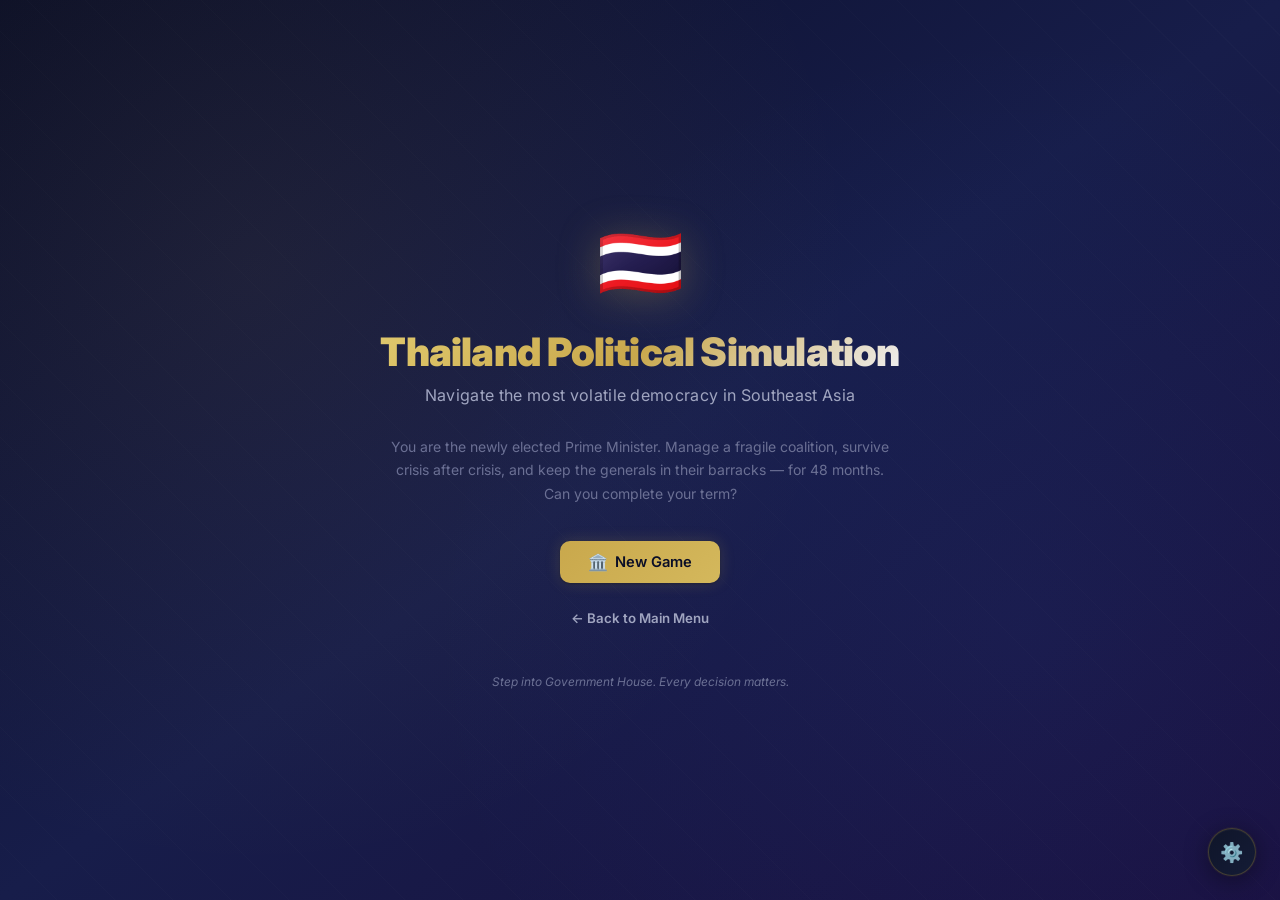
<file: main-game/index.html>
<!DOCTYPE html>
<html lang="en">
<head>
  <meta charset="UTF-8">
  <meta name="viewport" content="width=device-width, initial-scale=1.0">
  <meta name="description" content="Thailand Political Simulation — Govern the Kingdom of Thailand. Manage a fragile coalition, survive crisis after crisis, and keep the generals in their barracks for 48 months.">
  <title>TPS — Governing Thailand</title>
  <link rel="preconnect" href="https://fonts.googleapis.com">
  <link rel="preconnect" href="https://fonts.gstatic.com" crossorigin>
  <link href="https://fonts.googleapis.com/css2?family=Inter:wght@300;400;500;600;700;800;900&family=Noto+Sans+Thai:wght@400;600;700&display=swap" rel="stylesheet">
  <link rel="stylesheet" href="style.css">
</head>
<body>

  <!-- ══════════════════════════════════════════════════════════ -->
  <!-- START SCREEN (shown before game begins)                    -->
  <!-- ══════════════════════════════════════════════════════════ -->
  <div id="start-screen" class="screen active">
    <div class="start-bg-pattern"></div>
    <div class="start-content">
      <div class="start-emblem">🇹🇭</div>
      <h1 class="start-title" data-i18n="game_title">Thailand Political Simulation</h1>
      <p class="start-subtitle" data-i18n="game_subtitle">Navigate the most volatile democracy in Southeast Asia</p>
      <p class="start-desc" data-i18n="game_desc">
        You are the newly elected Prime Minister. Manage a fragile coalition, 
        survive crisis after crisis, and keep the generals in their barracks — 
        for 48 months. Can you complete your term?
      </p>
      <div class="start-buttons">
        <button id="btn-new-game" class="btn btn-primary btn-lg">
          <span class="btn-icon">🏛️</span> <span data-i18n="game_new">New Game</span>
        </button>
        <button id="btn-load-game" class="btn btn-secondary btn-lg" style="display:none;">
          <span class="btn-icon">💾</span> <span data-i18n="game_continue">Continue Saved Game</span>
        </button>
        <a href="../index.html" class="btn btn-ghost btn-md" style="margin-top:0.5rem;" data-i18n="game_back">
          ← Back to Main Menu
        </a>
      </div>
      <div class="start-footer">
        <span>Step into Government House. Every decision matters.</span>
      </div>
    </div>
  </div>

  <!-- ══════════════════════════════════════════════════════════ -->
  <!-- GAME SCREEN                                                -->
  <!-- ══════════════════════════════════════════════════════════ -->
  <div id="game-screen" class="screen">

    <!-- ─── TOP HEADER BAR ──────────────────────────────────── -->
    <header id="game-header">
      <div class="header-left">
        <div class="header-logo">TPS</div>
        <div class="header-title">Thailand Political Simulation</div>
        <div id="active-party-display" class="party-indicator-box">
          <div id="player-party-color-dot" class="status-dot"></div>
          <span class="label" data-i18n="current_party_label">Affiliation:</span>
          <span id="player-party-name" class="party-name-value">Loading...</span>
        </div>
      </div>
      <div class="header-center">
        <div id="turn-display" class="turn-badge">
          <span class="turn-label">Month</span>
          <span id="turn-number" class="turn-number">1</span>
          <span id="turn-date" class="turn-date">January, Year 1</span>
        </div>
      </div>
      <div class="header-right">
        <button id="btn-save" class="btn btn-ghost btn-sm" title="Save Game">💾 Save</button>
        <button id="btn-menu" class="btn btn-ghost btn-sm" title="Menu">☰</button>
      </div>
    </header>

    <!-- ─── RESOURCE STATUS BAR ─────────────────────────────── -->
    <div id="status-bar">
      <div class="stat-card" id="stat-popularity">
        <div class="stat-icon">📊</div>
        <div class="stat-info">
          <span class="stat-label" data-i18n="game_approval">Approval Rating</span>
          <span class="stat-value" id="val-popularity">50%</span>
        </div>
        <div class="stat-bar-track">
          <div class="stat-bar-fill popularity-bar" id="bar-popularity" style="width:50%"></div>
        </div>
      </div>
      <div class="stat-card" id="stat-budget">
        <div class="stat-icon">💰</div>
        <div class="stat-info">
          <span class="stat-label" data-i18n="game_budget">National Budget</span>
          <span class="stat-value" id="val-budget">฿1,000B</span>
        </div>
        <div class="stat-bar-track">
          <div class="stat-bar-fill budget-bar" id="bar-budget" style="width:50%"></div>
        </div>
      </div>
      <div class="stat-card" id="stat-growth">
        <div class="stat-icon">📈</div>
        <div class="stat-info">
          <span class="stat-label" data-i18n="game_gdp">GDP Growth</span>
          <span class="stat-value" id="val-growth">3.2%</span>
        </div>
        <div class="stat-bar-track">
          <div class="stat-bar-fill growth-bar" id="bar-growth" style="width:32%"></div>
        </div>
      </div>
      <div class="stat-card" id="stat-unrest">
        <div class="stat-icon">⚠️</div>
        <div class="stat-info">
          <span class="stat-label" data-i18n="game_unrest">Social Unrest</span>
          <span class="stat-value" id="val-unrest">20%</span>
        </div>
        <div class="stat-bar-track">
          <div class="stat-bar-fill unrest-bar" id="bar-unrest" style="width:20%"></div>
        </div>
      </div>
      <div class="stat-card stat-hidden" id="stat-military">
        <div class="stat-icon">🎖️</div>
        <div class="stat-info">
          <span class="stat-label" data-i18n="game_military">Military Patience</span>
          <span class="stat-value" id="val-military">70</span>
        </div>
        <div class="stat-bar-track">
          <div class="stat-bar-fill military-bar" id="bar-military" style="width:70%"></div>
        </div>
      </div>
    </div>

    <!-- ─── MAIN CONTENT AREA ───────────────────────────────── -->
    <div id="game-layout">

      <!-- LEFT SIDEBAR: Parliament & Coalition -->
      <aside id="sidebar-left" class="sidebar">
        <div class="sidebar-section">
          <h2 class="sidebar-heading">
            <span class="heading-icon">🏛️</span> <span data-i18n="game_parliament">Parliament</span>
            <span id="coalition-seats-badge" class="seats-badge">358 / 500</span>
          </h2>
          <div id="parliament-chart" class="parliament-chart"></div>
          <div id="party-list" class="party-list"></div>
        </div>

        <div class="sidebar-section">
          <h2 class="sidebar-heading">
            <span class="heading-icon">📋</span> <span data-i18n="game_coalition_stab">Coalition Stability</span>
          </h2>
          <div class="coalition-meter">
            <div class="coalition-bar-track">
              <div class="coalition-bar-fill" id="bar-coalition" style="width:75%"></div>
            </div>
            <span class="coalition-value" id="val-coalition">75%</span>
          </div>
        </div>

        <!-- Coalition Contacts (v1.0.2 — Step 8) -->
        <div class="sidebar-section">
          <h2 class="sidebar-heading">
            <span class="heading-icon">🤝</span> <span>Coalition Contacts</span>
            <span class="seats-badge" id="diplomacy-actions-badge"
              style="background:rgba(96,165,250,0.12);color:var(--blue-400);cursor:pointer"
              onclick="openWarRoom()" title="Open Coalition War Room">⚔️ War Room</span>
          </h2>
          <div id="diplomacy-contacts" class="diplomacy-contacts">
            <!-- Dynamically filled by renderDiplomacyContacts() -->
          </div>
        </div>
      </aside>

      <!-- CENTER: Main Event Area — STEP 35 RESTRUCTURED -->
      <main id="main-content" class="scrollable-pane">

        <!-- LAYER 1: Persistent Top Status (always visible when month is active) -->
        <div id="dashboard-top-status">
          <!-- Warning Ticker -->
          <div id="warning-ticker" class="warning-ticker" style="display:none;">
            <div class="ticker-icon">🚨</div>
            <div id="warning-text" class="ticker-text"></div>
          </div>

          <!-- STEP 33/35: Power Decay badge — persistent, hidden until month starts -->
          <div id="power-decay-indicator" class="power-decay-indicator hidden-pre-month">
            <span id="decay-phase-icon" class="decay-phase-icon">🌅</span>
            <span id="decay-phase-name" class="decay-phase-name">Honeymoon</span>
            <span id="decay-phase-mult" class="decay-phase-mult">×1.00</span>
          </div>
        </div>

        <!-- LAYER 2: Dynamic Event Container (swappable panels — only one visible at a time) -->
        <div id="dynamic-event-container">

          <!-- Crisis Event Panel -->
          <div id="crisis-panel" class="crisis-panel" style="display:none;">
            <div class="crisis-header">
              <div class="crisis-badge">BREAKING — CRISIS EVENT</div>
              <div id="crisis-turn" class="crisis-turn"></div>
            </div>
            <h2 id="crisis-title" class="crisis-title"></h2>
            <p id="crisis-description" class="crisis-description"></p>
            <div id="crisis-choices" class="crisis-choices"></div>
          </div>

          <!-- Outcome Panel -->
          <div id="outcome-panel" class="outcome-panel" style="display:none;">
            <div class="outcome-header">
              <span class="outcome-badge">SITUATION REPORT</span>
            </div>
            <p id="outcome-text" class="outcome-text"></p>
            <div id="outcome-effects" class="outcome-effects"></div>
            <button id="btn-end-turn" class="btn btn-primary btn-lg">
              <span class="btn-icon">⏭️</span> End Month &amp; Proceed
            </button>
          </div>

          <!-- Turn Report Panel -->
          <div id="report-panel" class="report-panel" style="display:none;">
            <div class="report-header">
              <span class="report-badge">📋 MONTHLY REPORT</span>
              <span id="report-turn" class="report-turn"></span>
            </div>
            <div id="report-stats" class="report-stats"></div>
            <div id="report-laws" class="report-laws"></div>
            <div id="report-warnings" class="report-warnings"></div>
            <button id="btn-next-month" class="btn btn-primary btn-lg">
              <span class="btn-icon">📰</span> Next Month — Face New Crisis
            </button>
          </div>

          <!-- Idle Panel (shown between events) -->
          <div id="idle-panel" class="idle-panel">
            <div class="idle-content">
              <div class="idle-icon">🏛️</div>
              <h2 data-i18n="game_gov_house">Government House</h2>
              <p id="idle-description" data-i18n="game_gov_desc">Your coalition awaits your leadership, Prime Minister.</p>

              <button id="btn-start-month" class="btn btn-primary btn-lg pulse-animation">
                <span class="btn-icon">📰</span> <span data-i18n="game_begin_month">Begin This Month</span>
              </button>
            </div>
          </div>

          <!-- Vote Result Panel -->
          <div id="vote-panel" class="vote-panel" style="display:none;">
            <div class="vote-header">
              <span class="vote-badge" id="vote-result-badge">PARLIAMENTARY VOTE</span>
            </div>
            <h3 id="vote-law-name" class="vote-law-name"></h3>
            <div id="vote-tally" class="vote-tally">
              <div class="tally-bar">
                <div class="tally-yes" id="tally-yes"></div>
                <div class="tally-no" id="tally-no"></div>
              </div>
              <div class="tally-labels">
                <span class="tally-yes-label" id="tally-yes-label">0 Yes</span>
                <span class="tally-threshold">251 needed</span>
                <span class="tally-no-label" id="tally-no-label">0 No</span>
              </div>
            </div>
            <div id="vote-party-breakdown" class="vote-party-breakdown"></div>
            <p id="vote-message" class="vote-message"></p>
            <button id="btn-close-vote" class="btn btn-secondary">Close</button>
          </div>

        </div><!-- /#dynamic-event-container -->

        <!-- LAYER 3: Persistent PM Actions (always visible, locked until month starts) -->
        <!-- STEP 33/35: Locked until month begins — now OUTSIDE idle-panel -->
        <div class="pm-actions-panel locked-pre-month" id="pm-actions-panel">
          <div class="pm-actions-title">🎖️ Prime Ministerial Actions</div>
          <div class="pm-actions-grid" id="pm-actions-grid">
            <!-- Dynamically filled -->
          </div>
        </div>

        <!-- STEP 215: Ministry Control Panel (below PM Actions) -->
        <div class="ministry-control-panel locked-pre-month" id="ministry-control-panel">
          <div id="ministry-control-container">
            <!-- Dynamically filled by renderMinistryControl() -->
          </div>
        </div>


      </main>

      <!-- RIGHT SIDEBAR: Laws & Policies -->
      <aside id="sidebar-right" class="sidebar">
        <!-- STEP 33: Locked until month begins -->
        <div class="sidebar-section locked-pre-month" id="legislation-section">
          <h2 class="sidebar-heading">
            <span class="heading-icon">📜</span> <span data-i18n="game_legislation">Legislation</span>
          </h2>
          <div id="laws-list" class="laws-list"></div>
        </div>

        <div class="sidebar-section">
          <h2 class="sidebar-heading">
            <span class="heading-icon">📖</span> <span data-i18n="game_event_log">Event Log</span>
          </h2>
          <div id="event-log" class="event-log">
            <div class="log-empty">No events yet.</div>
          </div>
        </div>
      </aside>
    </div>
  </div>

  <!-- ══════════════════════════════════════════════════════════ -->
  <!-- GAME OVER SCREEN                                           -->
  <!-- ══════════════════════════════════════════════════════════ -->
  <div id="gameover-screen" class="screen">
    <div class="gameover-overlay"></div>
    <div class="gameover-content">
      <div id="gameover-icon" class="gameover-icon">💥</div>
      <h1 id="gameover-title" class="gameover-title">GAME OVER</h1>
      <p id="gameover-reason" class="gameover-reason"></p>

      <!-- Victory Score -->
      <div id="victory-score" class="victory-score" style="display:none;">
        <div id="victory-grade" class="victory-grade">B</div>
        <div id="victory-title-text" class="victory-title-text"></div>
        <div id="score-breakdown" class="score-breakdown"></div>
      </div>

      <div class="gameover-stats">
        <div class="go-stat">
          <span class="go-stat-label">Months Survived</span>
          <span class="go-stat-value" id="go-months">0</span>
        </div>
        <div class="go-stat">
          <span class="go-stat-label">Laws Passed</span>
          <span class="go-stat-value" id="go-laws">0</span>
        </div>
        <div class="go-stat">
          <span class="go-stat-label">Final Approval</span>
          <span class="go-stat-value" id="go-approval">0%</span>
        </div>
      </div>

      <button id="btn-restart" class="btn btn-primary btn-lg">
        <span class="btn-icon">🔄</span> New Game
      </button>
    </div>
  </div>

  <!-- ══════════════════════════════════════════════════════════ -->
  <!-- CABINET ROOM MODAL (v1.0.2 — Step 7)                      -->
  <!-- Player allocates ministries to coalition partners here.    -->
  <!-- ══════════════════════════════════════════════════════════ -->
  <div id="cabinet-modal-overlay" class="cabinet-overlay" style="display:none;">
    <div class="cabinet-room">
      <div class="cabinet-room__header">
        <div class="cabinet-room__title">
          <span class="cabinet-room__icon">🏛️</span>
          <div>
            <div class="cabinet-room__title-en">Cabinet Formation</div>
            <div class="cabinet-room__title-th">จัดตั้งคณะรัฐมนตรี</div>
          </div>
        </div>
        <div id="pm-party-banner-container" class="cabinet-room__subtitle">
          <!-- STEP 29: Dynamically populated by _renderCorePartyBanner() -->
        </div>
      </div>

      <div class="cabinet-room__body">
        <!-- LEFT: Ministry Grid -->
        <div class="cabinet-room__ministries">
          <div class="cabinet-room__tier-group">
            <div class="cabinet-room__tier-label tier-a">⭐ TIER A — Crown Jewels</div>
            <div class="cabinet-room__slots" id="cabinet-slots-a">
              <!-- Dynamically filled -->
            </div>
          </div>
          <div class="cabinet-room__tier-group">
            <div class="cabinet-room__tier-label tier-b">📋 TIER B — Important Portfolios</div>
            <div class="cabinet-room__slots" id="cabinet-slots-b">
              <!-- Dynamically filled -->
            </div>
          </div>
          <div class="cabinet-room__tier-group">
            <div class="cabinet-room__tier-label tier-c">📎 TIER C — Minor Portfolios</div>
            <div class="cabinet-room__slots" id="cabinet-slots-c">
              <!-- Dynamically filled -->
            </div>
          </div>
        </div>

        <!-- RIGHT: Coalition Roster + Satisfaction -->
        <div class="cabinet-room__roster">
          <div class="cabinet-room__roster-title">Coalition Partners</div>
          <div class="cabinet-room__roster-subtitle">
            Click a party, then click a ministry slot to assign.
          </div>
          <div class="cabinet-room__party-list" id="cabinet-party-list">
            <!-- Dynamically filled -->
          </div>

          <div class="cabinet-room__satisfaction-preview" id="cabinet-satisfaction-preview">
            <!-- Live satisfaction meter shown here -->
          </div>
        </div>
      </div>

      <div class="cabinet-room__footer">
        <div class="cabinet-room__footer-info">
          <span id="cabinet-unassigned-count">12</span> ministries unassigned
        </div>
        <div class="cabinet-room__footer-actions">
          <button id="btn-cabinet-auto" class="btn btn-ghost btn-sm" title="Auto-assign based on party demands">
            🤖 Auto-Assign
          </button>
          <button id="btn-cabinet-reset" class="btn btn-ghost btn-sm" title="Clear all assignments">
            🔄 Reset
          </button>
          <button id="btn-cabinet-form" class="btn btn-primary btn-lg" disabled>
            <span class="btn-icon">✅</span> Form Government — จัดตั้งรัฐบาล
          </button>
        </div>
      </div>
    </div>
  </div>


  <!-- ══════════════════════════════════════════════════════════ -->
  <!-- STEP 44: AMENDMENT PHASE (GRIDLOCK) OVERLAY                 -->
  <!-- ══════════════════════════════════════════════════════════ -->
  <div id="amendment-phase-overlay" class="amendment-overlay" style="display:none;">
    <div class="amendment-modal">
      <div id="amendment-content">
        <!-- Dynamically filled by legislation.js showAmendmentPhase() -->
      </div>
    </div>
  </div>

  <!-- ══════════════════════════════════════════════════════════ -->
  <!-- STEP 41: DIPLOMACY WAR ROOM MODAL                          -->
  <!-- ══════════════════════════════════════════════════════════ -->
  <div id="diplomacy-war-room" class="diplomacy-warroom-overlay" style="display:none;">
    <div class="diplomacy-warroom">
      <div class="diplomacy-warroom__header">
        <div class="diplomacy-warroom__title-group">
          <span class="diplomacy-warroom__icon">🤝</span>
          <div>
            <div class="diplomacy-warroom__title-en">Coalition War Room</div>
            <div class="diplomacy-warroom__title-th">ห้องเจรจาพันธมิตร</div>
          </div>
        </div>
        <div class="diplomacy-warroom__subtitle">
          Manage your coalition partners. Every deal has a price.
        </div>
        <button id="btn-close-warroom" class="diplomacy-warroom__close">&times;</button>
      </div>

      <!-- Coalition Stats Summary -->
      <div class="diplomacy-warroom__stats" id="warroom-coalition-stats">
        <!-- Dynamically filled -->
      </div>

      <!-- Party Cards Grid -->
      <div class="diplomacy-warroom__body" id="warroom-party-cards">
        <!-- Dynamically filled by renderWarRoomCards() -->
      </div>
    </div>
  </div>

  <!-- ══════════════════════════════════════════════════════════ -->
  <!-- MODAL OVERLAY                                               -->
  <!-- ══════════════════════════════════════════════════════════ -->
  <div id="modal-overlay" class="modal-overlay" style="display:none;">
    <div id="modal-box" class="modal-box">
      <button id="modal-close" class="modal-close">&times;</button>
      <div id="modal-content"></div>
    </div>
  </div>

  <!-- Notification Toast -->
  <div id="toast-container" class="toast-container"></div>

  <!-- Shared: Localization & Settings Engine -->
  <script src="../shared/localization.js"></script>
  <script src="../shared/settings.js"></script>

  <!-- Scripts (order matters: data → cabinet → diplomacy → legislation → engine → main) -->
  <script src="data.js"></script>
  <script src="cabinet.js"></script>
  <script src="diplomacy.js"></script>
  <script src="legislation.js"></script>
  <script src="engine.js"></script>
  <script src="main.js"></script>

  <script>
    // Show continue button if saved game exists
    if (typeof hasSavedGame === 'function' && hasSavedGame()) {
      document.getElementById('btn-load-game').style.display = 'inline-flex';
    }
  </script>
</body>
</html>
</file>
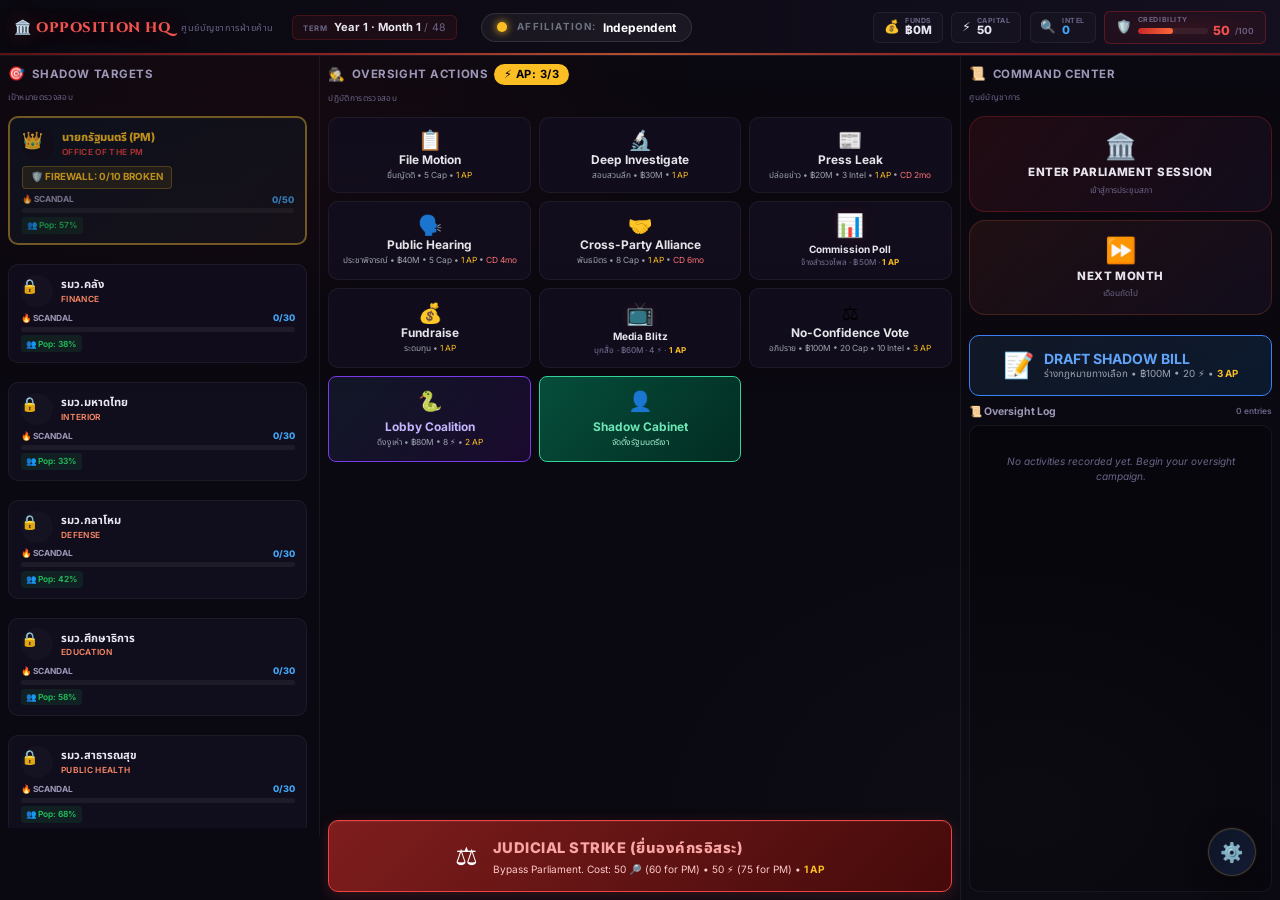
<file: opposition/index.html>
<!DOCTYPE html>
<html lang="en">

<head>
    <meta charset="UTF-8">
    <meta name="viewport" content="width=device-width, initial-scale=1.0">
    <title>TPS: Opposition HQ — ศูนย์บัญชาการฝ่ายค้าน</title>
    <meta name="description"
        content="Thailand Political Simulation — Opposition Headquarters. Lead the opposition for 48 months to build credibility.">
    <link rel="preconnect" href="https://fonts.googleapis.com">
    <link rel="preconnect" href="https://fonts.gstatic.com" crossorigin>
    <link
        href="https://fonts.googleapis.com/css2?family=Inter:wght@400;500;600;700;800;900&family=Cinzel:wght@600;700;800;900&family=Noto+Sans+Thai:wght@400;500;600;700&display=swap"
        rel="stylesheet">
    <link rel="stylesheet" href="style.css">
</head>

<body>

    <!-- ═══════════════════════════════════════════════════════
         TOP NAVIGATION BAR — Opposition Theme
         ═══════════════════════════════════════════════════════ -->
    <div class="top-nav opposition-theme" id="opposition-header">
        <div class="nav-left">
            <h2 class="opp-title">🏛️ OPPOSITION HQ</h2>
            <span class="opp-subtitle">ศูนย์บัญชาการฝ่ายค้าน</span>
            <div class="turn-badge" id="turn-counter">
                <span class="turn-label">TERM</span>
                <span class="turn-detail">Year <span id="opp-year">1</span> · Month <span
                        id="opp-month-num">1</span></span>
                <span class="turn-sep">/</span>
                <span class="turn-max">48</span>
            </div>
            <div id="opp-affiliation-badge" style="display: flex; align-items: center; background: rgba(255,255,255,0.05); border: 1px solid rgba(255,255,255,0.1); border-radius: 20px; padding: 5px 15px; margin-left: 15px;">
                <div id="opp-party-color" style="width: 10px; height: 10px; border-radius: 50%; background-color: #fbbf24; margin-right: 10px; box-shadow: 0 0 8px #fbbf24;"></div>
                <span style="color: #6b7280; font-size: 0.7rem; font-weight: 700; margin-right: 6px; letter-spacing: 1.2px; text-transform: uppercase;">AFFILIATION:</span>
                <span id="opp-party-name" style="color: white; font-weight: 700; font-size: 0.85rem;">Independent</span>
            </div>
        </div>
        <div class="nav-right">
            <div class="stat-box funds-box" id="stat-funds">
                <span class="stat-icon">💰</span>
                <div class="stat-inner">
                    <span class="stat-label">FUNDS</span>
                    <span class="stat-value" id="opp-funds">฿0M</span>
                </div>
            </div>
            <div class="stat-box capital-box" id="stat-capital">
                <span class="stat-icon">⚡</span>
                <div class="stat-inner">
                    <span class="stat-label">CAPITAL</span>
                    <span class="stat-value" id="opp-capital">0</span>
                </div>
            </div>
            <div class="stat-box intel-box" id="stat-intel">
                <span class="stat-icon">🔍</span>
                <div class="stat-inner">
                    <span class="stat-label">INTEL</span>
                    <span class="stat-value" id="opp-intel">0</span>
                </div>
            </div>
            <div class="stat-box credibility-box" id="stat-credibility">
                <span class="stat-icon">🛡️</span>
                <div class="stat-inner">
                    <span class="stat-label">CREDIBILITY</span>
                    <div class="cred-bar-wrap">
                        <div class="cred-bar-track">
                            <div class="cred-bar-fill" id="cred-bar-fill" style="width:50%"></div>
                        </div>
                        <span class="stat-value cred-value" id="opp-credibility">50</span>
                        <span class="cred-max">/100</span>
                    </div>
                </div>
            </div>
        </div>
    </div>

    <!-- ═══════════════════════════════════════════════════════
         MAIN DASHBOARD — 3-Column CSS Grid
         ═══════════════════════════════════════════════════════ -->
    <div class="opposition-dashboard" id="opposition-dashboard">

        <!-- ─── LEFT COLUMN: Shadow Targets ─── -->
        <div class="dashboard-col left-col">
            <div class="col-header">
                <h3><span class="col-icon">🎯</span> Shadow Targets</h3>
                <span class="col-subtitle">เป้าหมายตรวจสอบ</span>
            </div>
            <div class="targets-scroll" id="target-ministers-list">
                <!-- Minister target cards will be injected by engine.js -->
                <div class="placeholder-card">
                    <div class="placeholder-icon">🔒</div>
                    <p>Minister data loading...</p>
                    <span class="placeholder-sub">Assign shadow cabinet members to investigate government
                        ministers</span>
                </div>
            </div>
        </div>

        <!-- ─── CENTER COLUMN: Oversight Actions ─── -->
        <div class="dashboard-col center-col">
            <div class="col-header">
                <h3><span class="col-icon">🕵️</span> Oversight Actions</h3>
                <span class="col-subtitle">ปฏิบัติการตรวจสอบ</span>
            </div>
            <div id="opposition-action-grid" class="action-grid">
                <!-- Action buttons will be injected by engine.js -->
                <!-- Placeholder structure for visual reference -->
                <button class="action-btn opp-action" disabled>
                    <div class="act-icon">📋</div>
                    <div class="act-label">File Motion</div>
                    <div class="act-cost">ยื่นญัตติ</div>
                </button>
                <button class="action-btn opp-action" disabled>
                    <div class="act-icon">🔬</div>
                    <div class="act-label">Deep Investigate</div>
                    <div class="act-cost">สอบสวนลึก</div>
                </button>
                <button class="action-btn opp-action" disabled>
                    <div class="act-icon">📰</div>
                    <div class="act-label">Press Leak</div>
                    <div class="act-cost">ปล่อยข่าว</div>
                </button>
                <button class="action-btn opp-action" disabled>
                    <div class="act-icon">🗣️</div>
                    <div class="act-label">Public Hearing</div>
                    <div class="act-cost">ประชาพิจารณ์</div>
                </button>
                <button class="action-btn opp-action" disabled>
                    <div class="act-icon">🤝</div>
                    <div class="act-label">Cross-Party Alliance</div>
                    <div class="act-cost">พันธมิตรข้ามพรรค</div>
                </button>
                <button class="action-btn opp-action" disabled>
                    <div class="act-icon">📊</div>
                    <div class="act-label">Commission Poll</div>
                    <div class="act-cost">จ้างสำรวจโพล</div>
                </button>
                <button class="action-btn opp-action" disabled>
                    <div class="act-icon">💵</div>
                    <div class="act-label">Fundraise</div>
                    <div class="act-cost">ระดมทุน</div>
                </button>
                <button class="action-btn opp-action" disabled>
                    <div class="act-icon">📺</div>
                    <div class="act-label">Media Blitz</div>
                    <div class="act-cost">บุกสื่อ</div>
                </button>
                <button class="action-btn opp-action" disabled>
                    <div class="act-icon">⚖️</div>
                    <div class="act-label">No-Confidence Vote</div>
                    <div class="act-cost">อภิปรายไม่ไว้วางใจ</div>
                </button>
            </div>
        </div>

        <!-- ─── RIGHT COLUMN: Status & Parliament ─── -->
        <div class="dashboard-col right-col">
            <div class="col-header">
                <h3><span class="col-icon">📜</span> Command Center</h3>
                <span class="col-subtitle">ศูนย์บัญชาการ</span>
            </div>

            <button id="btn-enter-parliament" class="action-btn massive-btn parliament-btn"
                onclick="tryEnterParliament()">
                <div class="massive-btn-glow"></div>
                <span class="massive-icon">🏛️</span>
                <span class="massive-label">ENTER PARLIAMENT SESSION</span>
                <span class="massive-sub">เข้าสู่การประชุมสภา</span>
            </button>

            <button id="btn-next-month" class="action-btn massive-btn next-turn-btn" onclick="advanceMonth()">
                <div class="massive-btn-glow"></div>
                <span class="massive-icon">⏩</span>
                <span class="massive-label">NEXT MONTH</span>
                <span class="massive-sub">เดือนถัดไป</span>
            </button>

            <div class="log-panel">
                <div class="log-header">
                    <h4>📜 Oversight Log</h4>
                    <span class="log-count" id="log-count">0 entries</span>
                </div>
                <div class="opposition-log" id="opposition-log">
                    <div class="log-empty">No activities recorded yet. Begin your oversight campaign.</div>
                </div>
            </div>
        </div>
    </div>

    <!-- Shared: Localization & Settings Engine (auto-injects gear FAB + settings modal) -->
    <script src="../shared/localization.js"></script>
    <script src="../shared/settings.js"></script>
    <script src="engine.js"></script>
</body>

</html>
</file>
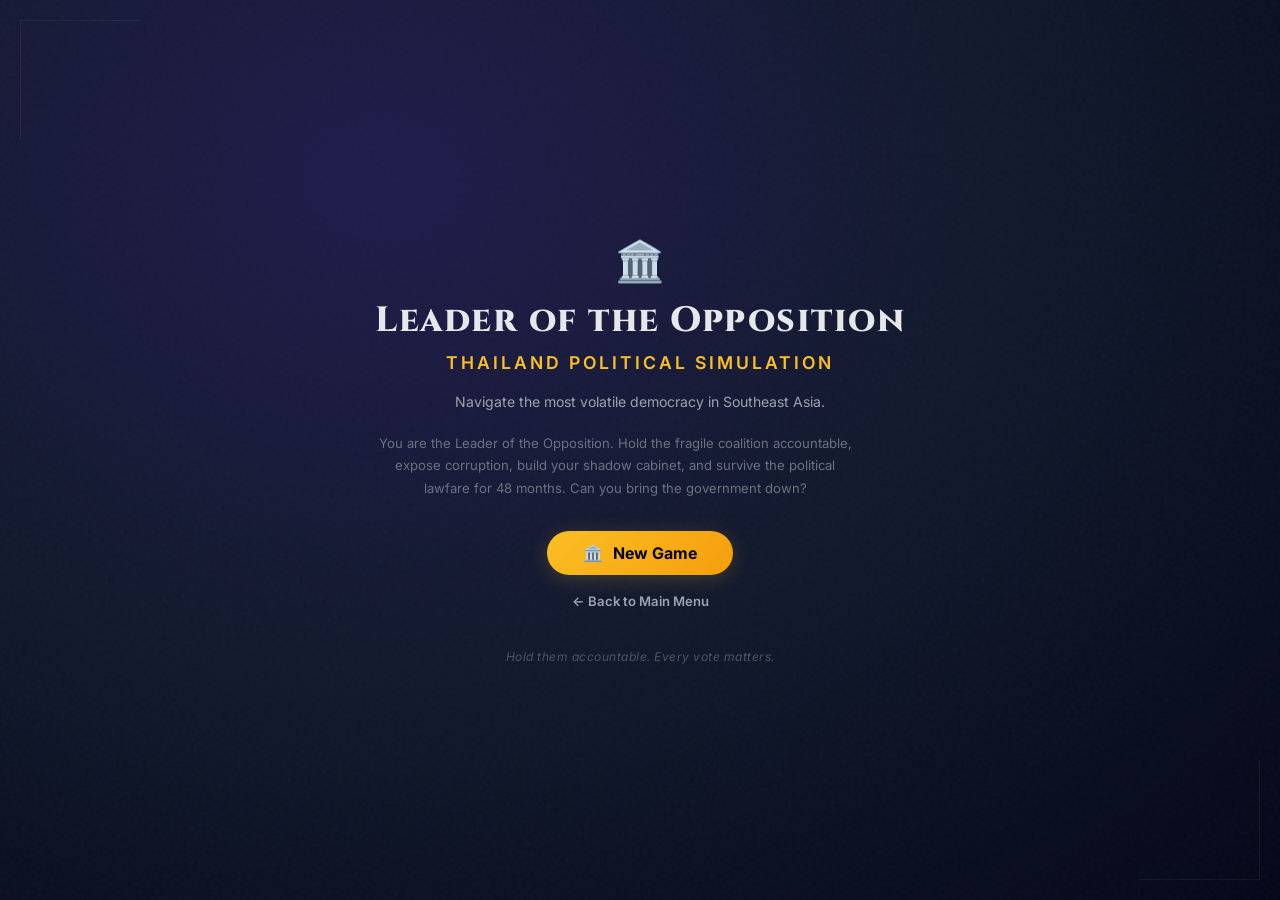
<file: opposition/intro.html>
<!DOCTYPE html>
<html lang="en">
<head>
    <meta charset="UTF-8">
    <meta name="viewport" content="width=device-width, initial-scale=1.0">
    <title>Lead the Opposition — TPS</title>
    <meta name="description" content="Thailand Political Simulation — Lead the Opposition. Hold the government accountable for 48 months.">
    <link rel="preconnect" href="https://fonts.googleapis.com">
    <link rel="preconnect" href="https://fonts.gstatic.com" crossorigin>
    <link href="https://fonts.googleapis.com/css2?family=Inter:wght@400;600;800&family=Cinzel:wght@700;800&display=swap" rel="stylesheet">
    <style>
        * { margin: 0; padding: 0; box-sizing: border-box; }

        body {
            background: radial-gradient(ellipse at 30% 20%, #1e1b4b 0%, #0f172a 50%, #020617 100%);
            color: white;
            font-family: 'Inter', sans-serif;
            display: flex;
            flex-direction: column;
            align-items: center;
            justify-content: center;
            height: 100vh;
            text-align: center;
            overflow: hidden;
            position: relative;
        }

        /* Subtle animated background grain */
        body::before {
            content: '';
            position: absolute;
            inset: 0;
            background: url("data:image/svg+xml,%3Csvg viewBox='0 0 256 256' xmlns='http://www.w3.org/2000/svg'%3E%3Cfilter id='noise'%3E%3CfeTurbulence type='fractalNoise' baseFrequency='0.9' numOctaves='4' stitchTiles='stitch'/%3E%3C/filter%3E%3Crect width='100%25' height='100%25' filter='url(%23noise)' opacity='0.03'/%3E%3C/svg%3E");
            pointer-events: none;
            z-index: 0;
        }

        .intro-content {
            position: relative;
            z-index: 1;
            animation: fadeInUp 1s ease forwards;
        }

        @keyframes fadeInUp {
            from { opacity: 0; transform: translateY(30px); }
            to   { opacity: 1; transform: translateY(0); }
        }

        .intro-icon {
            font-size: 2.5rem;
            margin-bottom: 12px;
        }

        h1 {
            font-family: 'Cinzel', serif;
            font-size: 2.2rem;
            font-weight: 800;
            color: #e5e7eb;
            margin-bottom: 8px;
            letter-spacing: 1.5px;
        }

        h2 {
            font-size: 1.1rem;
            color: #fbbf24;
            font-weight: 600;
            letter-spacing: 3px;
            text-transform: uppercase;
            margin-bottom: 20px;
        }

        .intro-hook {
            color: #9ca3af;
            font-size: 0.88rem;
            margin-bottom: 22px;
        }

        .intro-desc {
            color: #6b7280;
            max-width: 480px;
            line-height: 1.7;
            margin-bottom: 32px;
            font-size: 0.82rem;
        }

        .btn-start {
            background: linear-gradient(135deg, #fbbf24 0%, #f59e0b 100%);
            color: #000;
            border: none;
            padding: 12px 36px;
            font-size: 1rem;
            font-weight: 700;
            border-radius: 25px;
            cursor: pointer;
            transition: all 0.3s ease;
            display: inline-flex;
            align-items: center;
            gap: 10px;
            box-shadow: 0 4px 20px rgba(251, 191, 36, 0.2);
            font-family: 'Inter', sans-serif;
        }

        .btn-start:hover {
            background: linear-gradient(135deg, #f59e0b 0%, #d97706 100%);
            transform: translateY(-2px);
            box-shadow: 0 6px 25px rgba(251, 191, 36, 0.3);
        }

        .btn-start:active {
            transform: translateY(-1px);
        }

        .back-link {
            display: block;
            margin-top: 18px;
            color: #9ca3af;
            text-decoration: none;
            font-size: 0.82rem;
            font-weight: 600;
            transition: color 0.2s;
        }

        .back-link:hover {
            color: white;
        }

        .tagline {
            margin-top: 40px;
            color: #4b5563;
            font-size: 0.75rem;
            font-style: italic;
            letter-spacing: 0.5px;
        }

        /* Decorative corner accents */
        .corner-accent {
            position: fixed;
            width: 120px;
            height: 120px;
            border: 1px solid rgba(252, 165, 165, 0.08);
            pointer-events: none;
            z-index: 0;
        }
        .corner-accent.tl { top: 20px; left: 20px; border-right: none; border-bottom: none; }
        .corner-accent.br { bottom: 20px; right: 20px; border-left: none; border-top: none; }
    </style>
</head>
<body>
    <div class="corner-accent tl"></div>
    <div class="corner-accent br"></div>

    <div class="intro-content">
        <div class="intro-icon">🏛️</div>
        <h1>Leader of the Opposition</h1>
        <h2>Thailand Political Simulation</h2>

        <p class="intro-hook">Navigate the most volatile democracy in Southeast Asia.</p>

        <p class="intro-desc">
            You are the Leader of the Opposition. Hold the fragile coalition accountable,
            expose corruption, build your shadow cabinet, and survive the political lawfare
            for 48 months. Can you bring the government down?
        </p>

        <button class="btn-start" onclick="startOppositionMode()">
            <span>🏛️</span> New Game
        </button>

        <a href="../index.html" class="back-link">&larr; Back to Main Menu</a>

        <div class="tagline">Hold them accountable. Every vote matters.</div>
    </div>

    <script>
        function startOppositionMode() {
            // If coming from Campaign defeat (party already saved), go directly to Opposition HQ
            if (localStorage.getItem('tps_campaign_loop') === 'true') {
                window.location.href = 'index.html';
                return;
            }

            // Otherwise, normal flow: pick a party first
            localStorage.setItem('tps_game_mode', 'opposition');
            window.location.href = '../campaign/index.html';
        }
    </script>
</body>
</html>
</file>
<file: main-game/style.css>
/* ============================================================
   THAILAND POLITICAL SIMULATION (TPS) — main-game/style.css
   Governing Module Dashboard Theme
   Palette: Deep Navy, Gold Accents, Whites, Warning Reds
   ============================================================ */

/* ─── CSS CUSTOM PROPERTIES ──────────────────────────────── */
:root {
  /* Core palette */
  --navy-900: #0a0e27;
  --navy-800: #101538;
  --navy-700: #171d4a;
  --navy-600: #1e2660;
  --navy-500: #2a3380;
  --navy-400: #3d4a9e;
  --navy-300: #5a6abf;
  --navy-200: #8892d4;
  --navy-100: #b8bfe8;
  --navy-50: #e8eaf6;

  /* Accent — Thai Gold */
  --gold-500: #c9a84c;
  --gold-400: #d4b85c;
  --gold-300: #e0c96e;
  --gold-200: #edd99d;
  --gold-100: #f5eac5;

  /* Status colors */
  --green-500: #22c55e;
  --green-400: #4ade80;
  --green-bg: rgba(34, 197, 94, 0.12);
  --red-500: #ef4444;
  --red-400: #f87171;
  --red-bg: rgba(239, 68, 68, 0.12);
  --amber-500: #f59e0b;
  --amber-400: #fbbf24;
  --amber-bg: rgba(245, 158, 11, 0.12);
  --blue-500: #3b82f6;
  --blue-400: #60a5fa;
  --blue-bg: rgba(59, 130, 246, 0.12);

  /* Text */
  --text-primary: #f0f1f7;
  --text-secondary: #a0a5c0;
  --text-muted: #6b7094;
  --text-inverse: #0a0e27;

  /* Surface */
  --surface-base: #0d1230;
  --surface-card: rgba(23, 29, 74, 0.7);
  --surface-card-hover: rgba(30, 38, 96, 0.8);
  --surface-elevated: rgba(42, 51, 128, 0.5);
  --surface-glass: rgba(255, 255, 255, 0.04);
  --surface-glass-border: rgba(255, 255, 255, 0.08);

  /* Borders */
  --border-subtle: rgba(255, 255, 255, 0.06);
  --border-normal: rgba(255, 255, 255, 0.1);
  --border-strong: rgba(255, 255, 255, 0.18);

  /* Shadows */
  --shadow-sm: 0 1px 3px rgba(0, 0, 0, 0.3);
  --shadow-md: 0 4px 12px rgba(0, 0, 0, 0.4);
  --shadow-lg: 0 8px 30px rgba(0, 0, 0, 0.5);
  --shadow-glow-gold: 0 0 20px rgba(201, 168, 76, 0.3);
  --shadow-glow-red: 0 0 20px rgba(239, 68, 68, 0.3);

  /* Spacing */
  --header-height: 60px;
  --status-height: 90px;
  --sidebar-width: 300px;

  /* Radius */
  --radius-sm: 6px;
  --radius-md: 10px;
  --radius-lg: 16px;
  --radius-xl: 20px;

  /* Transitions */
  --transition-fast: 150ms ease;
  --transition-normal: 250ms ease;
  --transition-slow: 400ms ease;

  /* Font */
  --font-main: 'Inter', 'Noto Sans Thai', system-ui, sans-serif;
}

/* ─── RESET & BASE ───────────────────────────────────────── */
*,
*::before,
*::after {
  box-sizing: border-box;
  margin: 0;
  padding: 0;
}

html {
  font-size: 14px;
  scroll-behavior: smooth;
}

body {
  font-family: var(--font-main);
  background: var(--surface-base);
  color: var(--text-primary);
  min-height: 100vh;
  overflow-x: hidden;
  line-height: 1.5;
}

a {
  text-decoration: none;
  color: inherit;
}

/* Scrollbar */
::-webkit-scrollbar {
  width: 6px;
}

::-webkit-scrollbar-track {
  background: transparent;
}

::-webkit-scrollbar-thumb {
  background: var(--navy-500);
  border-radius: 3px;
}

::-webkit-scrollbar-thumb:hover {
  background: var(--navy-400);
}

/* ─── SCREEN MANAGEMENT ─────────────────────────────────── */
.screen {
  display: none;
  min-height: 100vh;
}

.screen.active {
  display: block;
}

/* ─── START SCREEN ───────────────────────────────────────── */
#start-screen {
  display: none;
  position: relative;
  background: linear-gradient(145deg, var(--navy-900) 0%, var(--navy-700) 50%, #1a1040 100%);
  min-height: 100vh;
  overflow: hidden;
}

#start-screen.active {
  display: flex;
  align-items: center;
  justify-content: center;
}

.start-bg-pattern {
  position: absolute;
  inset: 0;
  background-image:
    radial-gradient(circle at 20% 30%, rgba(201, 168, 76, 0.08) 0%, transparent 50%),
    radial-gradient(circle at 80% 70%, rgba(59, 130, 246, 0.06) 0%, transparent 50%),
    repeating-linear-gradient(45deg, transparent, transparent 40px, rgba(255, 255, 255, 0.01) 40px, rgba(255, 255, 255, 0.01) 41px);
  pointer-events: none;
}

.start-content {
  position: relative;
  text-align: center;
  padding: 3rem;
  max-width: 620px;
  animation: fadeInUp 0.8s ease;
}

.start-emblem {
  font-size: 5rem;
  margin-bottom: 1rem;
  filter: drop-shadow(0 4px 20px rgba(201, 168, 76, 0.3));
  animation: gentlePulse 3s ease-in-out infinite;
}

.start-title {
  font-size: 2.8rem;
  font-weight: 900;
  letter-spacing: -0.02em;
  background: linear-gradient(135deg, var(--gold-300), var(--gold-500), var(--text-primary));
  -webkit-background-clip: text;
  -webkit-text-fill-color: transparent;
  background-clip: text;
  margin-bottom: 0.5rem;
  line-height: 1.2;
}

.start-subtitle {
  font-size: 1.15rem;
  color: var(--text-secondary);
  font-weight: 400;
  margin-bottom: 2rem;
  letter-spacing: 0.02em;
}

.start-desc {
  color: var(--text-muted);
  font-size: 1rem;
  line-height: 1.7;
  margin-bottom: 2.5rem;
  padding: 0 1rem;
}

.start-buttons {
  display: flex;
  flex-direction: column;
  gap: 0.75rem;
  align-items: center;
}

.start-footer {
  margin-top: 2.5rem;
  font-size: 0.85rem;
  color: var(--text-muted);
  font-style: italic;
}

/* ─── BUTTONS ────────────────────────────────────────────── */
.btn {
  display: inline-flex;
  align-items: center;
  justify-content: center;
  gap: 0.5rem;
  border: none;
  border-radius: var(--radius-md);
  font-family: var(--font-main);
  font-weight: 600;
  cursor: pointer;
  transition: all var(--transition-normal);
  position: relative;
  overflow: hidden;
  text-decoration: none;
}

.btn-sm {
  padding: 0.4rem 0.8rem;
  font-size: 0.85rem;
}

.btn-md {
  padding: 0.6rem 1.2rem;
  font-size: 0.95rem;
}

.btn-lg {
  padding: 0.8rem 2rem;
  font-size: 1.05rem;
}

.btn-primary {
  background: linear-gradient(135deg, var(--gold-500), var(--gold-400));
  color: var(--text-inverse);
  box-shadow: var(--shadow-sm), 0 0 15px rgba(201, 168, 76, 0.2);
}

.btn-primary:hover {
  background: linear-gradient(135deg, var(--gold-400), var(--gold-300));
  box-shadow: var(--shadow-md), var(--shadow-glow-gold);
  transform: translateY(-1px);
}

.btn-primary:active {
  transform: translateY(0);
}

.btn-secondary {
  background: var(--surface-elevated);
  color: var(--text-primary);
  border: 1px solid var(--border-normal);
}

.btn-secondary:hover {
  background: var(--navy-500);
  border-color: var(--border-strong);
}

.btn-ghost {
  background: transparent;
  color: var(--text-secondary);
}

.btn-ghost:hover {
  background: var(--surface-glass);
  color: var(--text-primary);
}

.btn-danger {
  background: linear-gradient(135deg, var(--red-500), #dc2626);
  color: white;
}

.btn-danger:hover {
  box-shadow: var(--shadow-md), var(--shadow-glow-red);
  transform: translateY(-1px);
}

.btn-choice {
  background: var(--surface-card);
  color: var(--text-primary);
  border: 1px solid var(--border-normal);
  padding: 1rem 1.25rem;
  text-align: left;
  border-radius: var(--radius-md);
  width: 100%;
  font-size: 0.95rem;
  font-weight: 500;
  line-height: 1.5;
}

.btn-choice:hover {
  background: var(--surface-card-hover);
  border-color: var(--gold-500);
  box-shadow: var(--shadow-md), inset 0 0 0 1px rgba(201, 168, 76, 0.2);
  transform: translateX(4px);
}

.btn-choice:active {
  transform: translateX(2px);
}

.btn-icon {
  font-size: 1.1em;
}

/* ─── HEADER ─────────────────────────────────────────────── */
#game-header {
  height: var(--header-height);
  display: flex;
  align-items: center;
  justify-content: space-between;
  padding: 0 1.5rem;
  background: linear-gradient(180deg, rgba(10, 14, 39, 0.95), rgba(16, 21, 56, 0.9));
  border-bottom: 1px solid var(--border-subtle);
  backdrop-filter: blur(12px);
  position: sticky;
  top: 0;
  z-index: 100;
}

.header-left {
  display: flex;
  align-items: center;
  gap: 0.75rem;
}

.header-logo {
  font-size: 1.5rem;
  font-weight: 900;
  background: linear-gradient(135deg, var(--gold-400), var(--gold-500));
  -webkit-background-clip: text;
  -webkit-text-fill-color: transparent;
  background-clip: text;
  letter-spacing: 0.05em;
}

.header-title {
  font-size: 0.85rem;
  color: var(--text-muted);
  font-weight: 400;
  display: none;
}

@media (min-width: 900px) {
  .header-title {
    display: block;
  }
}

.header-center {
  display: flex;
  align-items: center;
}

.header-right {
  display: flex;
  align-items: center;
  gap: 0.5rem;
}

.turn-badge {
  display: flex;
  align-items: center;
  gap: 0.6rem;
  background: var(--surface-glass);
  border: 1px solid var(--border-subtle);
  border-radius: var(--radius-lg);
  padding: 0.35rem 1rem;
}

.turn-label {
  font-size: 0.75rem;
  color: var(--text-muted);
  text-transform: uppercase;
  letter-spacing: 0.08em;
}

.turn-number {
  font-size: 1.3rem;
  font-weight: 800;
  color: var(--gold-400);
}

.turn-date {
  font-size: 0.8rem;
  color: var(--text-secondary);
}

/* ─── STATUS BAR ─────────────────────────────────────────── */
#status-bar {
  display: flex;
  gap: 0.75rem;
  padding: 0.75rem 1.5rem;
  background: rgba(10, 14, 39, 0.6);
  border-bottom: 1px solid var(--border-subtle);
  overflow-x: auto;
}

.stat-card {
  flex: 1;
  min-width: 155px;
  display: flex;
  flex-direction: column;
  gap: 0.3rem;
  padding: 0.6rem 0.8rem;
  background: var(--surface-card);
  border: 1px solid var(--border-subtle);
  border-radius: var(--radius-md);
  transition: all var(--transition-normal);
}

.stat-card:hover {
  background: var(--surface-card-hover);
  border-color: var(--border-normal);
}

.stat-card .stat-icon {
  font-size: 1.1rem;
}

.stat-info {
  display: flex;
  justify-content: space-between;
  align-items: baseline;
}

.stat-label {
  font-size: 0.72rem;
  color: var(--text-muted);
  text-transform: uppercase;
  letter-spacing: 0.06em;
  font-weight: 600;
}

.stat-value {
  font-size: 1.15rem;
  font-weight: 800;
  color: var(--text-primary);
}

.stat-bar-track {
  width: 100%;
  height: 4px;
  background: rgba(255, 255, 255, 0.06);
  border-radius: 2px;
  overflow: hidden;
}

.stat-bar-fill {
  height: 100%;
  border-radius: 2px;
  transition: width var(--transition-slow), background var(--transition-normal);
}

.popularity-bar {
  background: linear-gradient(90deg, var(--blue-500), var(--blue-400));
}

.budget-bar {
  background: linear-gradient(90deg, var(--green-500), var(--green-400));
}

.growth-bar {
  background: linear-gradient(90deg, #8b5cf6, #a78bfa);
}

.unrest-bar {
  background: linear-gradient(90deg, var(--amber-500), var(--red-500));
}

.military-bar {
  background: linear-gradient(90deg, var(--navy-300), var(--red-400));
}

.stat-hidden {
  opacity: 0.5;
  position: relative;
}

.stat-hidden::after {
  content: "CLASSIFIED";
  position: absolute;
  top: 50%;
  left: 50%;
  transform: translate(-50%, -50%) rotate(-12deg);
  font-size: 0.65rem;
  font-weight: 800;
  color: var(--red-400);
  letter-spacing: 0.1em;
  opacity: 0.6;
  pointer-events: none;
}

.stat-card.warning {
  border-color: var(--amber-500);
  background: rgba(245, 158, 11, 0.08);
  animation: warningPulse 2s ease-in-out infinite;
}

.stat-card.danger {
  border-color: var(--red-500);
  background: rgba(239, 68, 68, 0.1);
  animation: dangerPulse 1.5s ease-in-out infinite;
}

/* ─── GAME LAYOUT (3-column) ─────────────────────────────── */
#game-layout {
  display: flex;
  gap: 0;
  height: calc(100vh - var(--header-height) - var(--status-height));
  overflow: hidden;
}

.sidebar {
  width: var(--sidebar-width);
  min-width: var(--sidebar-width);
  padding: 1rem;
  overflow-y: auto;
  border-right: 1px solid var(--border-subtle);
  background: rgba(10, 14, 39, 0.4);
}

#sidebar-right {
  border-right: none;
  border-left: 1px solid var(--border-subtle);
}

.sidebar-section {
  margin-bottom: 1.5rem;
}

.sidebar-heading {
  display: flex;
  align-items: center;
  gap: 0.5rem;
  font-size: 0.85rem;
  font-weight: 700;
  color: var(--text-secondary);
  text-transform: uppercase;
  letter-spacing: 0.06em;
  margin-bottom: 0.75rem;
  padding-bottom: 0.5rem;
  border-bottom: 1px solid var(--border-subtle);
}

.heading-icon {
  font-size: 1rem;
}

.seats-badge {
  margin-left: auto;
  font-size: 0.75rem;
  font-weight: 700;
  color: var(--gold-400);
  background: rgba(201, 168, 76, 0.12);
  padding: 0.15rem 0.5rem;
  border-radius: var(--radius-sm);
}

/* ─── PARLIAMENT CHART ───────────────────────────────────── */
.parliament-chart {
  display: flex;
  height: 28px;
  border-radius: var(--radius-sm);
  overflow: hidden;
  margin-bottom: 0.75rem;
  border: 1px solid var(--border-subtle);
}

.parliament-segment {
  height: 100%;
  transition: width var(--transition-slow);
  position: relative;
}

.parliament-segment:hover {
  filter: brightness(1.3);
}

.parliament-segment .seg-tooltip {
  display: none;
  position: absolute;
  bottom: calc(100% + 6px);
  left: 50%;
  transform: translateX(-50%);
  background: var(--navy-800);
  color: var(--text-primary);
  padding: 0.3rem 0.6rem;
  border-radius: var(--radius-sm);
  font-size: 0.7rem;
  white-space: nowrap;
  z-index: 10;
  border: 1px solid var(--border-normal);
}

.parliament-segment:hover .seg-tooltip {
  display: block;
}

/* ─── PARTY LIST ─────────────────────────────────────────── */
.party-list {
  display: flex;
  flex-direction: column;
  gap: 0.5rem;
}

.party-card {
  display: flex;
  align-items: center;
  gap: 0.6rem;
  padding: 0.55rem 0.7rem;
  background: var(--surface-card);
  border: 1px solid var(--border-subtle);
  border-radius: var(--radius-sm);
  transition: all var(--transition-fast);
  cursor: default;
}

.party-card:hover {
  background: var(--surface-card-hover);
  border-color: var(--border-normal);
}

.party-dot {
  width: 10px;
  height: 10px;
  border-radius: 50%;
  flex-shrink: 0;
}

.party-card-info {
  flex: 1;
  min-width: 0;
}

.party-card-name {
  font-size: 0.8rem;
  font-weight: 600;
  color: var(--text-primary);
  white-space: nowrap;
  overflow: hidden;
  text-overflow: ellipsis;
}

.party-card-meta {
  font-size: 0.7rem;
  color: var(--text-muted);
}

.party-card-seats {
  font-size: 0.85rem;
  font-weight: 700;
  color: var(--text-secondary);
}

.party-card-relation {
  font-size: 0.7rem;
  font-weight: 600;
  padding: 0.1rem 0.4rem;
  border-radius: var(--radius-sm);
}

.relation-positive {
  color: var(--green-400);
  background: var(--green-bg);
}

.relation-negative {
  color: var(--red-400);
  background: var(--red-bg);
}

.relation-neutral {
  color: var(--text-muted);
  background: var(--surface-glass);
}

.party-coalition-badge {
  font-size: 0.6rem;
  font-weight: 700;
  text-transform: uppercase;
  letter-spacing: 0.05em;
  padding: 0.1rem 0.35rem;
  border-radius: 3px;
  background: rgba(201, 168, 76, 0.15);
  color: var(--gold-400);
}

/* ─── COALITION METER ────────────────────────────────────── */
.coalition-meter {
  display: flex;
  align-items: center;
  gap: 0.6rem;
}

.coalition-bar-track {
  flex: 1;
  height: 8px;
  background: rgba(255, 255, 255, 0.06);
  border-radius: 4px;
  overflow: hidden;
}

.coalition-bar-fill {
  height: 100%;
  border-radius: 4px;
  background: linear-gradient(90deg, var(--gold-500), var(--gold-300));
  transition: width var(--transition-slow);
}

.coalition-value {
  font-size: 0.9rem;
  font-weight: 700;
  color: var(--gold-400);
  min-width: 36px;
  text-align: right;
}

/* ─── MAIN CONTENT (center column) ───────────────────────── */
#main-content {
  flex: 1;
  overflow-y: auto;
  padding: 1.25rem;
  display: flex;
  flex-direction: column;
  gap: 1rem;
  position: relative;
}

/* ─── WARNING TICKER ─────────────────────────────────────── */
.warning-ticker {
  display: flex;
  align-items: center;
  gap: 0.6rem;
  padding: 0.6rem 1rem;
  background: linear-gradient(90deg, rgba(239, 68, 68, 0.12), rgba(245, 158, 11, 0.08));
  border: 1px solid rgba(239, 68, 68, 0.25);
  border-radius: var(--radius-md);
  animation: tickerSlide 0.4s ease;
}

.ticker-icon {
  font-size: 1.1rem;
}

.ticker-text {
  font-size: 0.85rem;
  font-weight: 500;
  color: var(--red-400);
  line-height: 1.5;
}

/* ─── CRISIS EVENT PANEL ─────────────────────────────────── */
.crisis-panel {
  background: var(--surface-card);
  border: 1px solid var(--border-strong);
  border-radius: var(--radius-lg);
  padding: 1.5rem;
  animation: crisisAppear 0.5s ease;
  position: relative;
  overflow: hidden;
}

.crisis-panel::before {
  content: "";
  position: absolute;
  top: 0;
  left: 0;
  right: 0;
  height: 3px;
  background: linear-gradient(90deg, var(--red-500), var(--amber-500), var(--red-500));
  animation: urgentBar 2s linear infinite;
  background-size: 200% 100%;
}

.crisis-header {
  display: flex;
  justify-content: space-between;
  align-items: center;
  margin-bottom: 1rem;
}

.crisis-badge {
  font-size: 0.7rem;
  font-weight: 800;
  letter-spacing: 0.1em;
  text-transform: uppercase;
  color: var(--red-400);
  background: var(--red-bg);
  padding: 0.25rem 0.75rem;
  border-radius: var(--radius-sm);
  border: 1px solid rgba(239, 68, 68, 0.2);
  animation: badgePulse 2s ease-in-out infinite;
}

.crisis-turn {
  font-size: 0.75rem;
  color: var(--text-muted);
}

.crisis-title {
  font-size: 1.4rem;
  font-weight: 800;
  color: var(--text-primary);
  margin-bottom: 0.75rem;
  line-height: 1.3;
}

.crisis-description {
  font-size: 0.95rem;
  color: var(--text-secondary);
  line-height: 1.7;
  margin-bottom: 1.25rem;
  padding-bottom: 1.25rem;
  border-bottom: 1px solid var(--border-subtle);
}

.crisis-choices {
  display: flex;
  flex-direction: column;
  gap: 10px;
  max-height: 400px;
  overflow-y: auto;
  padding-right: 4px;

  /* Custom scrollbar for choice overflow */
  scrollbar-width: thin;
  scrollbar-color: rgba(255, 255, 255, 0.15) transparent;
}

.crisis-choices::-webkit-scrollbar { width: 4px; }
.crisis-choices::-webkit-scrollbar-thumb {
  background: rgba(255, 255, 255, 0.15);
  border-radius: 3px;
}
.crisis-choices::-webkit-scrollbar-thumb:hover {
  background: rgba(255, 255, 255, 0.25);
}

/* ─── OUTCOME PANEL ──────────────────────────────────────── */
.outcome-panel {
  background: var(--surface-card);
  border: 1px solid var(--border-normal);
  border-radius: var(--radius-lg);
  padding: 1.5rem;
  animation: fadeInUp 0.4s ease;
}

.outcome-header {
  margin-bottom: 0.75rem;
}

.outcome-badge {
  font-size: 0.7rem;
  font-weight: 700;
  letter-spacing: 0.08em;
  text-transform: uppercase;
  color: var(--blue-400);
  background: var(--blue-bg);
  padding: 0.2rem 0.6rem;
  border-radius: var(--radius-sm);
}

.outcome-text {
  font-size: 1rem;
  color: var(--text-primary);
  line-height: 1.7;
  margin-bottom: 1rem;
  font-style: italic;
}

.outcome-effects {
  display: flex;
  flex-wrap: wrap;
  gap: 0.4rem;
  margin-bottom: 1.25rem;
}

.effect-chip {
  font-size: 0.78rem;
  font-weight: 600;
  padding: 0.25rem 0.6rem;
  border-radius: var(--radius-sm);
  display: inline-flex;
  align-items: center;
  gap: 0.3rem;
}

.effect-positive {
  background: var(--green-bg);
  color: var(--green-400);
  border: 1px solid rgba(34, 197, 94, 0.2);
}

.effect-negative {
  background: var(--red-bg);
  color: var(--red-400);
  border: 1px solid rgba(239, 68, 68, 0.2);
}

/* ─── REPORT PANEL ───────────────────────────────────────── */
.report-panel {
  background: var(--surface-card);
  border: 1px solid var(--border-normal);
  border-radius: var(--radius-lg);
  padding: 1.5rem;
  animation: fadeInUp 0.4s ease;
}

.report-header {
  display: flex;
  justify-content: space-between;
  align-items: center;
  margin-bottom: 1rem;
}

.report-badge {
  font-size: 0.8rem;
  font-weight: 700;
  color: var(--gold-400);
}

.report-turn {
  font-size: 0.8rem;
  color: var(--text-muted);
}

.report-stats {
  display: flex;
  flex-direction: column;
  gap: 0.4rem;
  margin-bottom: 1rem;
}

.report-stat-line {
  display: flex;
  justify-content: space-between;
  align-items: center;
  padding: 0.35rem 0.6rem;
  background: var(--surface-glass);
  border-radius: var(--radius-sm);
  font-size: 0.85rem;
}

.report-stat-label {
  color: var(--text-secondary);
}

.report-stat-value {
  font-weight: 700;
}

.report-stat-value.positive {
  color: var(--green-400);
}

.report-stat-value.negative {
  color: var(--red-400);
}

.report-laws {
  margin-bottom: 0.75rem;
}

.report-law-line {
  font-size: 0.8rem;
  color: var(--text-muted);
  padding: 0.2rem 0;
}

.report-warnings {
  margin-bottom: 1rem;
}

.report-warning-line {
  font-size: 0.85rem;
  padding: 0.4rem 0.6rem;
  margin-bottom: 0.3rem;
  background: rgba(245, 158, 11, 0.08);
  border-left: 3px solid var(--amber-500);
  border-radius: 0 var(--radius-sm) var(--radius-sm) 0;
  color: var(--amber-400);
}

/* ─── IDLE PANEL ─────────────────────────────────────────── */
.idle-panel {
  flex: 1;
  display: flex;
  align-items: center;
  justify-content: center;
}

.idle-content {
  text-align: center;
  animation: fadeInUp 0.5s ease;
}

.idle-icon {
  font-size: 4rem;
  margin-bottom: 1rem;
  opacity: 0.7;
}

.idle-content h2 {
  font-size: 1.5rem;
  font-weight: 700;
  color: var(--text-primary);
  margin-bottom: 0.5rem;
}

.idle-content p {
  color: var(--text-muted);
  margin-bottom: 1.5rem;
}

/* ─── LAWS LIST ──────────────────────────────────────────── */
.laws-list {
  display: flex;
  flex-direction: column;
  gap: 0.5rem;
}

.law-card {
  padding: 0.6rem 0.7rem;
  background: var(--surface-card);
  border: 1px solid var(--border-subtle);
  border-radius: var(--radius-sm);
  cursor: pointer;
  transition: all var(--transition-fast);
}

.law-card:hover {
  background: var(--surface-card-hover);
  border-color: var(--border-normal);
}

.law-card.passed {
  border-color: rgba(34, 197, 94, 0.3);
  background: rgba(34, 197, 94, 0.06);
}

.law-card-header {
  display: flex;
  align-items: center;
  gap: 0.4rem;
  margin-bottom: 0.2rem;
}

.law-card-icon {
  font-size: 1rem;
}

.law-card-name {
  font-size: 0.8rem;
  font-weight: 600;
  color: var(--text-primary);
  flex: 1;
}

.law-status {
  font-size: 0.6rem;
  font-weight: 700;
  text-transform: uppercase;
  letter-spacing: 0.05em;
  padding: 0.1rem 0.35rem;
  border-radius: 3px;
}

.law-status.active {
  background: var(--green-bg);
  color: var(--green-400);
}

.law-status.available {
  background: var(--surface-glass);
  color: var(--text-muted);
}

.law-card-desc {
  font-size: 0.72rem;
  color: var(--text-muted);
  line-height: 1.4;
}

/* ─── VOTE PANEL ─────────────────────────────────────────── */
.vote-panel {
  background: var(--surface-card);
  border: 1px solid var(--border-strong);
  border-radius: var(--radius-lg);
  padding: 1.5rem;
  animation: fadeInUp 0.4s ease;
}

.vote-header {
  margin-bottom: 0.75rem;
}

.vote-badge {
  font-size: 0.7rem;
  font-weight: 800;
  letter-spacing: 0.08em;
  text-transform: uppercase;
  padding: 0.25rem 0.75rem;
  border-radius: var(--radius-sm);
}

.vote-badge.passed {
  background: var(--green-bg);
  color: var(--green-400);
  border: 1px solid rgba(34, 197, 94, 0.2);
}

.vote-badge.rejected {
  background: var(--red-bg);
  color: var(--red-400);
  border: 1px solid rgba(239, 68, 68, 0.2);
}

.vote-law-name {
  font-size: 1.2rem;
  font-weight: 700;
  margin-bottom: 1rem;
}

.vote-tally {
  margin-bottom: 1rem;
}

.tally-bar {
  display: flex;
  height: 32px;
  border-radius: var(--radius-sm);
  overflow: hidden;
  margin-bottom: 0.4rem;
  border: 1px solid var(--border-subtle);
}

.tally-yes {
  background: linear-gradient(90deg, #16a34a, var(--green-400));
  transition: width var(--transition-slow);
  display: flex;
  align-items: center;
  justify-content: center;
  font-size: 0.8rem;
  font-weight: 700;
  color: white;
}

.tally-no {
  background: linear-gradient(90deg, var(--red-400), #dc2626);
  transition: width var(--transition-slow);
  display: flex;
  align-items: center;
  justify-content: center;
  font-size: 0.8rem;
  font-weight: 700;
  color: white;
}

.tally-labels {
  display: flex;
  justify-content: space-between;
  font-size: 0.75rem;
  color: var(--text-muted);
}

.tally-yes-label {
  color: var(--green-400);
  font-weight: 600;
}

.tally-no-label {
  color: var(--red-400);
  font-weight: 600;
}

.tally-threshold {
  color: var(--text-muted);
  font-style: italic;
}

.vote-party-breakdown {
  display: flex;
  flex-direction: column;
  gap: 0.3rem;
  margin-bottom: 1rem;
}

.vote-party-row {
  display: flex;
  align-items: center;
  gap: 0.5rem;
  padding: 0.3rem 0.5rem;
  background: var(--surface-glass);
  border-radius: var(--radius-sm);
  font-size: 0.8rem;
}

.vote-party-dot {
  width: 8px;
  height: 8px;
  border-radius: 50%;
  flex-shrink: 0;
}

.vote-party-name {
  flex: 1;
  color: var(--text-secondary);
}

.vote-party-seats {
  font-weight: 600;
  color: var(--text-primary);
}

.vote-party-verdict {
  font-weight: 700;
  font-size: 0.75rem;
  padding: 0.1rem 0.4rem;
  border-radius: 3px;
}

.verdict-yes {
  background: var(--green-bg);
  color: var(--green-400);
}

.verdict-no {
  background: var(--red-bg);
  color: var(--red-400);
}

.vote-message {
  font-size: 0.9rem;
  font-weight: 600;
  text-align: center;
  padding: 0.5rem;
  margin-bottom: 1rem;
}

/* ─── EVENT LOG ──────────────────────────────────────────── */
.event-log {
  max-height: 300px;
  overflow-y: auto;
}

.log-empty {
  font-size: 0.8rem;
  color: var(--text-muted);
  text-align: center;
  padding: 1rem;
  font-style: italic;
}

.log-entry {
  padding: 0.4rem 0.5rem;
  border-left: 2px solid var(--navy-400);
  margin-bottom: 0.4rem;
  font-size: 0.72rem;
  color: var(--text-muted);
  line-height: 1.4;
}

.log-entry-turn {
  font-weight: 700;
  color: var(--text-secondary);
  font-size: 0.68rem;
}

.log-entry-title {
  color: var(--text-secondary);
  font-weight: 500;
}

/* ─── GAME OVER SCREEN ───────────────────────────────────── */
#gameover-screen {
  position: relative;
  background: var(--navy-900);
  overflow: hidden;
}

#gameover-screen.active {
  display: flex;
  align-items: center;
  justify-content: center;
}

.gameover-overlay {
  position: absolute;
  inset: 0;
  background: radial-gradient(circle at center, transparent 0%, rgba(0, 0, 0, 0.7) 100%);
}

.gameover-content {
  position: relative;
  text-align: center;
  max-width: 560px;
  padding: 3rem 2rem;
  animation: fadeInUp 0.8s ease;
}

.gameover-icon {
  font-size: 5rem;
  margin-bottom: 1rem;
}

.gameover-title {
  font-size: 2.5rem;
  font-weight: 900;
  margin-bottom: 1rem;
  letter-spacing: 0.05em;
}

.gameover-title.coup {
  color: var(--red-500);
  text-shadow: 0 0 40px rgba(239, 68, 68, 0.4);
}

.gameover-title.victory {
  background: linear-gradient(135deg, var(--gold-300), var(--gold-500));
  -webkit-background-clip: text;
  -webkit-text-fill-color: transparent;
  background-clip: text;
  text-shadow: none;
}

.gameover-reason {
  font-size: 1rem;
  color: var(--text-secondary);
  line-height: 1.7;
  margin-bottom: 2rem;
}

.victory-score {
  margin-bottom: 2rem;
  padding: 1.5rem;
  background: var(--surface-card);
  border: 1px solid var(--gold-500);
  border-radius: var(--radius-lg);
}

.victory-grade {
  font-size: 4rem;
  font-weight: 900;
  background: linear-gradient(135deg, var(--gold-300), var(--gold-500));
  -webkit-background-clip: text;
  -webkit-text-fill-color: transparent;
  background-clip: text;
  line-height: 1;
  margin-bottom: 0.3rem;
}

.victory-title-text {
  font-size: 1rem;
  color: var(--gold-400);
  font-weight: 600;
  margin-bottom: 1rem;
}

.score-breakdown {
  display: grid;
  grid-template-columns: 1fr 1fr;
  gap: 0.3rem;
  font-size: 0.8rem;
}

.score-row {
  display: flex;
  justify-content: space-between;
  padding: 0.25rem 0.5rem;
  background: var(--surface-glass);
  border-radius: var(--radius-sm);
}

.score-row-label {
  color: var(--text-muted);
}

.score-row-value {
  color: var(--gold-400);
  font-weight: 700;
}

.gameover-stats {
  display: flex;
  justify-content: center;
  gap: 2rem;
  margin-bottom: 2rem;
}

.go-stat {
  text-align: center;
}

.go-stat-label {
  display: block;
  font-size: 0.75rem;
  color: var(--text-muted);
  text-transform: uppercase;
  letter-spacing: 0.05em;
  margin-bottom: 0.3rem;
}

.go-stat-value {
  font-size: 1.8rem;
  font-weight: 800;
  color: var(--text-primary);
}

/* ─── MODAL ──────────────────────────────────────────────── */
.modal-overlay {
  position: fixed;
  inset: 0;
  background: rgba(0, 0, 0, 0.6);
  backdrop-filter: blur(4px);
  z-index: 500;
  display: flex;
  align-items: center;
  justify-content: center;
  animation: fadeIn 0.2s ease;
}

.modal-box {
  background: var(--navy-800);
  border: 1px solid var(--border-strong);
  border-radius: var(--radius-lg);
  padding: 1.5rem;
  max-width: 480px;
  width: 90%;
  max-height: 80vh;
  overflow-y: auto;
  position: relative;
  animation: scaleIn 0.3s ease;
}

.modal-close {
  position: absolute;
  top: 0.75rem;
  right: 0.75rem;
  background: none;
  border: none;
  color: var(--text-muted);
  font-size: 1.5rem;
  cursor: pointer;
  width: 32px;
  height: 32px;
  display: flex;
  align-items: center;
  justify-content: center;
  border-radius: var(--radius-sm);
  transition: all var(--transition-fast);
}

.modal-close:hover {
  background: var(--surface-glass);
  color: var(--text-primary);
}

/* ─── TOAST NOTIFICATIONS (STEP 64: Top-right safe zone) ── */
.toast-container {
  position: fixed;
  top: 60px;
  right: 1.5rem;
  bottom: auto;
  z-index: 9999;
  display: flex;
  flex-direction: column;
  gap: 0.5rem;
  pointer-events: none;
}

.toast {
  padding: 0.7rem 1.2rem;
  background: var(--navy-700);
  border: 1px solid var(--border-strong);
  border-radius: var(--radius-md);
  color: var(--text-primary);
  font-size: 0.85rem;
  font-weight: 500;
  box-shadow: var(--shadow-lg);
  animation: toastIn 0.3s ease, toastOut 0.3s ease 2.7s forwards;
  max-width: 360px;
  pointer-events: auto;
}

.toast.success {
  border-left: 3px solid var(--green-500);
}

.toast.error {
  border-left: 3px solid var(--red-500);
}

.toast.warning {
  border-left: 3px solid var(--amber-500);
}

.toast.info {
  border-left: 3px solid var(--blue-500);
}

/* ─── ANIMATIONS ─────────────────────────────────────────── */
@keyframes fadeIn {
  from {
    opacity: 0;
  }

  to {
    opacity: 1;
  }
}

@keyframes fadeInUp {
  from {
    opacity: 0;
    transform: translateY(20px);
  }

  to {
    opacity: 1;
    transform: translateY(0);
  }
}

@keyframes scaleIn {
  from {
    opacity: 0;
    transform: scale(0.92);
  }

  to {
    opacity: 1;
    transform: scale(1);
  }
}

@keyframes crisisAppear {
  from {
    opacity: 0;
    transform: translateY(-10px) scale(0.98);
  }

  to {
    opacity: 1;
    transform: translateY(0) scale(1);
  }
}

@keyframes gentlePulse {

  0%,
  100% {
    transform: scale(1);
  }

  50% {
    transform: scale(1.05);
  }
}

@keyframes pulse-animation {

  0%,
  100% {
    box-shadow: 0 0 0 0 rgba(201, 168, 76, 0.4);
  }

  50% {
    box-shadow: 0 0 0 12px rgba(201, 168, 76, 0);
  }
}

.pulse-animation {
  animation: pulse-animation 2s ease-in-out infinite;
}

@keyframes warningPulse {

  0%,
  100% {
    box-shadow: 0 0 0 0 rgba(245, 158, 11, 0.1);
  }

  50% {
    box-shadow: 0 0 12px 2px rgba(245, 158, 11, 0.15);
  }
}

@keyframes dangerPulse {

  0%,
  100% {
    box-shadow: 0 0 0 0 rgba(239, 68, 68, 0.1);
  }

  50% {
    box-shadow: 0 0 12px 2px rgba(239, 68, 68, 0.2);
  }
}

@keyframes badgePulse {

  0%,
  100% {
    opacity: 1;
  }

  50% {
    opacity: 0.7;
  }
}

@keyframes urgentBar {
  0% {
    background-position: 0% 0;
  }

  100% {
    background-position: 200% 0;
  }
}

@keyframes tickerSlide {
  from {
    opacity: 0;
    transform: translateY(-10px);
  }

  to {
    opacity: 1;
    transform: translateY(0);
  }
}

@keyframes toastIn {
  from {
    opacity: 0;
    transform: translateX(40px);
  }

  to {
    opacity: 1;
    transform: translateX(0);
  }
}

@keyframes toastOut {
  from {
    opacity: 1;
    transform: translateX(0);
  }

  to {
    opacity: 0;
    transform: translateX(40px);
  }
}

/* ─── RESPONSIVE ─────────────────────────────────────────── */
@media (max-width: 1100px) {
  :root {
    --sidebar-width: 250px;
  }
}

@media (max-width: 900px) {
  #game-layout {
    flex-direction: column;
    height: auto;
    overflow: visible;
  }

  .sidebar {
    width: 100%;
    min-width: 100%;
    border-right: none;
    border-bottom: 1px solid var(--border-subtle);
  }

  #sidebar-right {
    border-left: none;
    border-top: 1px solid var(--border-subtle);
  }

  #status-bar {
    flex-wrap: wrap;
  }

  .stat-card {
    min-width: 140px;
  }

  .start-title {
    font-size: 2rem;
  }
}

@media (max-width: 600px) {
  html {
    font-size: 13px;
  }

  #status-bar {
    padding: 0.5rem;
    gap: 0.5rem;
  }

  .stat-card {
    min-width: 120px;
  }

  #main-content {
    padding: 0.75rem;
  }

  .crisis-panel {
    padding: 1rem;
  }

  .gameover-stats {
    gap: 1rem;
  }

  .go-stat-value {
    font-size: 1.4rem;
  }
}


/* ══════════════════════════════════════════════════════════════════
   CABINET ROOM MODAL (v1.0.2 — Step 7)
   Full-screen ministry allocation interface.
   ══════════════════════════════════════════════════════════════════ */

.cabinet-overlay {
  position: fixed;
  inset: 0;
  background: rgba(0, 0, 0, 0.85);
  backdrop-filter: blur(8px);
  z-index: 800;
  display: flex;
  align-items: center;
  justify-content: center;
  animation: fadeIn 0.3s ease;
}

.cabinet-room {
  width: 90vw;
  max-width: 960px;
  max-height: 90vh;
  background: linear-gradient(180deg, var(--navy-800) 0%, var(--navy-900) 100%);
  border: 1px solid var(--border-strong);
  border-radius: var(--radius-lg);
  display: flex;
  flex-direction: column;
  overflow: hidden;
  animation: scaleIn 0.4s cubic-bezier(0.16, 1, 0.3, 1);
}

/* Header */
.cabinet-room__header {
  padding: 1.2rem 1.5rem;
  border-bottom: 1px solid var(--border-subtle);
  background: rgba(0, 0, 0, 0.2);
}

.cabinet-room__title {
  display: flex;
  align-items: center;
  gap: 0.75rem;
  margin-bottom: 0.4rem;
}

.cabinet-room__icon {
  font-size: 1.8rem;
}

.cabinet-room__title-en {
  font-size: 1.2rem;
  font-weight: 800;
  color: var(--gold-400);
  letter-spacing: 0.02em;
}

.cabinet-room__title-th {
  font-size: 0.72rem;
  color: var(--text-muted);
}

.cabinet-room__subtitle {
  font-size: 0.78rem;
  color: var(--text-secondary);
  line-height: 1.5;
}

/* Body — split layout */
.cabinet-room__body {
  flex: 1;
  display: flex;
  gap: 0;
  overflow: hidden;
}

/* Left: Ministry Grid */
.cabinet-room__ministries {
  flex: 1;
  overflow-y: auto;
  padding: 1rem 1.2rem;
  border-right: 1px solid var(--border-subtle);
}

.cabinet-room__ministries::-webkit-scrollbar {
  width: 4px;
}

.cabinet-room__ministries::-webkit-scrollbar-thumb {
  background: rgba(201, 168, 76, 0.2);
  border-radius: 2px;
}

.cabinet-room__tier-group {
  margin-bottom: 1rem;
}

.cabinet-room__tier-label {
  font-size: 0.65rem;
  font-weight: 800;
  letter-spacing: 0.08em;
  text-transform: uppercase;
  padding: 0.3rem 0.6rem;
  border-radius: var(--radius-sm);
  margin-bottom: 0.5rem;
}

.cabinet-room__tier-label.tier-a {
  color: var(--gold-400);
  background: rgba(201, 168, 76, 0.1);
  border: 1px solid rgba(201, 168, 76, 0.2);
}

.cabinet-room__tier-label.tier-b {
  color: var(--blue-400);
  background: var(--blue-bg);
  border: 1px solid rgba(96, 165, 250, 0.2);
}

.cabinet-room__tier-label.tier-c {
  color: var(--text-muted);
  background: var(--surface-glass);
  border: 1px solid var(--border-subtle);
}

.cabinet-room__slots {
  display: grid;
  grid-template-columns: 1fr 1fr;
  gap: 0.5rem;
}

/* Individual Ministry Slot */
.cabinet-slot {
  padding: 0.6rem 0.7rem;
  background: var(--surface-card);
  border: 1px solid var(--border-subtle);
  border-radius: var(--radius-sm);
  cursor: pointer;
  transition: all 0.2s ease;
  position: relative;
}

.cabinet-slot:hover {
  border-color: var(--border-normal);
  background: var(--surface-card-hover);
  transform: translateY(-1px);
}

.cabinet-slot.selected {
  border-color: var(--gold-500);
  box-shadow: 0 0 12px rgba(201, 168, 76, 0.15);
}

.cabinet-slot.assigned {
  border-color: rgba(34, 197, 94, 0.3);
}

.cabinet-slot__header {
  display: flex;
  align-items: center;
  gap: 0.4rem;
  margin-bottom: 0.2rem;
}

.cabinet-slot__icon {
  font-size: 1rem;
}

.cabinet-slot__name {
  font-size: 0.72rem;
  font-weight: 700;
  color: var(--text-primary);
  flex: 1;
  overflow: hidden;
  text-overflow: ellipsis;
  white-space: nowrap;
}

.cabinet-slot__tier-badge {
  font-size: 0.5rem;
  font-weight: 800;
  padding: 0.1rem 0.3rem;
  border-radius: 3px;
  letter-spacing: 0.05em;
}

.cabinet-slot__tier-badge.tier-a {
  background: rgba(201, 168, 76, 0.15);
  color: var(--gold-400);
}

.cabinet-slot__tier-badge.tier-b {
  background: var(--blue-bg);
  color: var(--blue-400);
}

.cabinet-slot__tier-badge.tier-c {
  background: var(--surface-glass);
  color: var(--text-muted);
}

.cabinet-slot__thai {
  font-size: 0.58rem;
  color: var(--text-muted);
  margin-bottom: 0.3rem;
}

.cabinet-slot__holder {
  display: flex;
  align-items: center;
  gap: 0.4rem;
  padding: 0.2rem 0.4rem;
  border-radius: 3px;
  font-size: 0.62rem;
  font-weight: 700;
  margin-top: 0.3rem;
}

.cabinet-slot__holder.empty {
  background: var(--surface-glass);
  color: var(--text-muted);
  border: 1px dashed var(--border-subtle);
  font-style: italic;
}

.cabinet-slot__holder.filled {
  color: #fff;
}

.cabinet-slot__holder-dot {
  width: 6px;
  height: 6px;
  border-radius: 50%;
  flex-shrink: 0;
}

/* Right: Coalition Roster */
.cabinet-room__roster {
  width: 280px;
  min-width: 280px;
  padding: 1rem;
  overflow-y: auto;
  background: rgba(0, 0, 0, 0.15);
}

.cabinet-room__roster-title {
  font-size: 0.8rem;
  font-weight: 800;
  color: var(--text-primary);
  letter-spacing: 0.03em;
  margin-bottom: 0.2rem;
}

.cabinet-room__roster-subtitle {
  font-size: 0.65rem;
  color: var(--text-muted);
  margin-bottom: 0.75rem;
}

.cabinet-room__party-list {
  display: flex;
  flex-direction: column;
  gap: 0.5rem;
  margin-bottom: 1rem;
}

/* Party Chip in roster */
.cabinet-party-chip {
  display: flex;
  align-items: center;
  gap: 0.5rem;
  padding: 0.55rem 0.65rem;
  background: var(--surface-card);
  border: 2px solid var(--border-subtle);
  border-radius: var(--radius-sm);
  cursor: pointer;
  transition: all 0.15s ease;
}

.cabinet-party-chip:hover {
  border-color: var(--border-normal);
  background: var(--surface-card-hover);
}

.cabinet-party-chip.active {
  border-color: var(--gold-500);
  background: rgba(201, 168, 76, 0.08);
  box-shadow: 0 0 10px rgba(201, 168, 76, 0.1);
}

.cabinet-party-chip__dot {
  width: 10px;
  height: 10px;
  border-radius: 50%;
  flex-shrink: 0;
}

.cabinet-party-chip__info {
  flex: 1;
  min-width: 0;
}

.cabinet-party-chip__name {
  font-size: 0.72rem;
  font-weight: 700;
  color: var(--text-primary);
  overflow: hidden;
  text-overflow: ellipsis;
  white-space: nowrap;
}

.cabinet-party-chip__meta {
  font-size: 0.6rem;
  color: var(--text-muted);
}

.cabinet-party-chip__seats {
  font-size: 0.65rem;
  font-weight: 800;
  color: var(--gold-400);
  background: rgba(201, 168, 76, 0.12);
  padding: 0.15rem 0.4rem;
  border-radius: 3px;
}

/* Satisfaction Preview */
.cabinet-room__satisfaction-preview {
  padding: 0.75rem;
  background: var(--surface-card);
  border: 1px solid var(--border-subtle);
  border-radius: var(--radius-sm);
}

.satisfaction-preview__title {
  font-size: 0.65rem;
  font-weight: 700;
  color: var(--text-secondary);
  margin-bottom: 0.5rem;
  text-transform: uppercase;
  letter-spacing: 0.05em;
}

.satisfaction-row {
  display: flex;
  align-items: center;
  gap: 0.4rem;
  margin-bottom: 0.35rem;
}

.satisfaction-row__name {
  font-size: 0.65rem;
  color: var(--text-secondary);
  width: 50px;
  text-align: right;
  overflow: hidden;
  text-overflow: ellipsis;
  white-space: nowrap;
}

.satisfaction-row__bar {
  flex: 1;
  height: 6px;
  background: rgba(255, 255, 255, 0.06);
  border-radius: 3px;
  overflow: hidden;
}

.satisfaction-row__fill {
  height: 100%;
  border-radius: 3px;
  transition: width 0.4s ease, background 0.4s ease;
}

.satisfaction-row__fill.high {
  background: linear-gradient(90deg, #16a34a, var(--green-400));
}

.satisfaction-row__fill.medium {
  background: linear-gradient(90deg, var(--amber-500), var(--gold-400));
}

.satisfaction-row__fill.low {
  background: linear-gradient(90deg, var(--red-500), var(--red-400));
}

.satisfaction-row__value {
  font-size: 0.6rem;
  font-weight: 700;
  min-width: 24px;
  text-align: right;
}

/* Footer */
.cabinet-room__footer {
  padding: 0.8rem 1.2rem;
  border-top: 1px solid var(--border-subtle);
  background: rgba(0, 0, 0, 0.2);
  display: flex;
  align-items: center;
  justify-content: space-between;
}

.cabinet-room__footer-info {
  font-size: 0.72rem;
  color: var(--text-muted);
}

.cabinet-room__footer-info span {
  color: var(--gold-400);
  font-weight: 700;
}

.cabinet-room__footer-actions {
  display: flex;
  align-items: center;
  gap: 0.5rem;
}

/* Responsive */
@media (max-width: 768px) {
  .cabinet-room__body {
    flex-direction: column;
  }

  .cabinet-room__ministries {
    border-right: none;
    border-bottom: 1px solid var(--border-subtle);
  }

  .cabinet-room__roster {
    width: 100%;
    min-width: 100%;
  }

  .cabinet-room__slots {
    grid-template-columns: 1fr;
  }
}


/* ══════════════════════════════════════════════════════════════════
   COALITION DIPLOMACY (v1.0.2 — Step 8)
   Contact cards and action buttons in the left sidebar.
   ══════════════════════════════════════════════════════════════════ */

.diplomacy-contacts {
  display: flex;
  flex-direction: column;
  gap: 0.5rem;
}

/* Individual contact card */
.diplo-contact {
  background: var(--surface-card);
  border: 1px solid var(--border-subtle);
  border-radius: var(--radius-sm);
  overflow: hidden;
  transition: border-color 0.2s ease;
}

.diplo-contact:hover {
  border-color: var(--border-normal);
}

.diplo-contact.danger {
  border-color: rgba(239, 68, 68, 0.3);
  animation: dangerPulse 2s ease-in-out infinite;
}

/* Contact header — always visible */
.diplo-contact__header {
  display: flex;
  align-items: center;
  gap: 0.5rem;
  padding: 0.5rem 0.6rem;
  cursor: pointer;
  transition: background 0.15s ease;
}

.diplo-contact__header:hover {
  background: var(--surface-card-hover);
}

.diplo-contact__dot {
  width: 8px;
  height: 8px;
  border-radius: 50%;
  flex-shrink: 0;
}

.diplo-contact__info {
  flex: 1;
  min-width: 0;
}

.diplo-contact__name {
  font-size: 0.72rem;
  font-weight: 700;
  color: var(--text-primary);
  overflow: hidden;
  text-overflow: ellipsis;
  white-space: nowrap;
}

.diplo-contact__meta {
  font-size: 0.58rem;
  color: var(--text-muted);
}

.diplo-contact__relation {
  font-size: 0.65rem;
  font-weight: 700;
  padding: 0.1rem 0.35rem;
  border-radius: 3px;
}

.diplo-contact__relation.positive {
  color: var(--green-400);
  background: var(--green-bg);
}

.diplo-contact__relation.negative {
  color: var(--red-400);
  background: var(--red-bg);
}

.diplo-contact__relation.neutral {
  color: var(--text-muted);
  background: var(--surface-glass);
}

.diplo-contact__chevron {
  font-size: 0.6rem;
  color: var(--text-muted);
  transition: transform 0.2s ease;
}

.diplo-contact.expanded .diplo-contact__chevron {
  transform: rotate(180deg);
}

/* Expandable actions panel */
.diplo-contact__actions {
  display: none;
  padding: 0 0.5rem 0.5rem;
  gap: 0.35rem;
  flex-direction: column;
}

.diplo-contact.expanded .diplo-contact__actions {
  display: flex;
}

/* Action buttons */
.diplo-action-btn {
  display: flex;
  align-items: center;
  gap: 0.4rem;
  padding: 0.4rem 0.55rem;
  border: 1px solid;
  border-radius: var(--radius-sm);
  font-size: 0.65rem;
  font-weight: 600;
  cursor: pointer;
  transition: all 0.15s ease;
  background: transparent;
  width: 100%;
  text-align: left;
}

.diplo-action-btn:hover:not(:disabled) {
  transform: translateX(2px);
}

.diplo-action-btn:disabled {
  opacity: 0.35;
  cursor: not-allowed;
  filter: grayscale(0.5);
}

/* Placate */
.diplo-action-btn.placate {
  color: var(--green-400);
  border-color: rgba(34, 197, 94, 0.2);
}

.diplo-action-btn.placate:hover:not(:disabled) {
  background: var(--green-bg);
  border-color: rgba(34, 197, 94, 0.4);
}

/* Renegotiate */
.diplo-action-btn.renegotiate {
  color: var(--amber-400);
  border-color: rgba(245, 158, 11, 0.2);
}

.diplo-action-btn.renegotiate:hover:not(:disabled) {
  background: rgba(245, 158, 11, 0.06);
  border-color: rgba(245, 158, 11, 0.4);
}

/* Threaten */
.diplo-action-btn.threaten {
  color: var(--red-400);
  border-color: rgba(239, 68, 68, 0.2);
}

.diplo-action-btn.threaten:hover:not(:disabled) {
  background: var(--red-bg);
  border-color: rgba(239, 68, 68, 0.4);
}

.diplo-action-btn__icon {
  font-size: 0.8rem;
  flex-shrink: 0;
}

.diplo-action-btn__label {
  flex: 1;
}

.diplo-action-btn__cost {
  font-size: 0.55rem;
  font-weight: 800;
  padding: 0.08rem 0.3rem;
  border-radius: 3px;
  background: rgba(0, 0, 0, 0.2);
}

.diplo-action-btn__cooldown {
  font-size: 0.55rem;
  color: var(--text-muted);
  font-style: italic;
}

/* Threat warning badge */
.diplo-threat-badge {
  font-size: 0.5rem;
  font-weight: 800;
  letter-spacing: 0.04em;
  padding: 0.1rem 0.3rem;
  border-radius: 3px;
  background: var(--red-bg);
  color: var(--red-400);
  border: 1px solid rgba(239, 68, 68, 0.2);
}

.diplo-threat-badge.critical {
  animation: badgePulse 1.5s ease-in-out infinite;
  border-color: rgba(239, 68, 68, 0.5);
}

/* Diplomacy result narrative */
.diplo-narrative {
  padding: 0.75rem;
  background: rgba(255, 215, 0, 0.03);
  border: 1px solid rgba(255, 215, 0, 0.1);
  border-left: 3px solid rgba(255, 215, 0, 0.3);
  border-radius: 0 var(--radius-sm) var(--radius-sm) 0;
  margin-top: 0.5rem;
  font-size: 0.82rem;
  font-style: italic;
  color: var(--text-secondary);
  line-height: 1.6;
}


/* ══════════════════════════════════════════════════════════════════
   POWER DECAY & PM ACTIONS (v1.0.2 — Step 9)
   Phase indicator and PM exclusive action buttons.
   ══════════════════════════════════════════════════════════════════ */

/* Power Decay Phase Indicator */
.power-decay-indicator {
  display: inline-flex;
  align-items: center;
  gap: 0.4rem;
  padding: 0.3rem 0.8rem;
  background: var(--surface-card);
  border: 1px solid var(--border-subtle);
  border-radius: 20px;
  margin-bottom: 1rem;
  font-size: 0.72rem;
  font-weight: 600;
}

.decay-phase-icon {
  font-size: 0.9rem;
}

.decay-phase-name {
  color: var(--text-primary);
}

.decay-phase-mult {
  font-size: 0.6rem;
  font-weight: 800;
  padding: 0.1rem 0.35rem;
  border-radius: 3px;
  background: rgba(0, 0, 0, 0.15);
  color: var(--text-muted);
}

/* PM Actions Panel */
.pm-actions-panel {
  margin-top: 1.5rem;
  width: 100%;
  max-width: 640px;
}

.pm-actions-title {
  font-size: 0.7rem;
  font-weight: 800;
  text-transform: uppercase;
  letter-spacing: 0.08em;
  color: var(--gold-400);
  margin-bottom: 0.6rem;
  text-align: left;
}

.pm-actions-grid {
  display: grid;
  grid-template-columns: repeat(3, 1fr);
  gap: 0.5rem;
}

/* Individual PM Action Card */
.pm-action-card {
  padding: 0.7rem;
  background: var(--surface-card);
  border: 1px solid var(--border-subtle);
  border-radius: var(--radius-sm);
  cursor: pointer;
  transition: all 0.2s ease;
  text-align: left;
}

.pm-action-card:hover:not(.disabled) {
  border-color: var(--border-normal);
  background: var(--surface-card-hover);
  transform: translateY(-2px);
}

.pm-action-card.disabled {
  opacity: 0.4;
  cursor: not-allowed;
  filter: grayscale(0.4);
}

.pm-action-card.cooldown {
  opacity: 0.5;
}

.pm-action-card__icon {
  font-size: 1.4rem;
  margin-bottom: 0.3rem;
  display: block;
}

.pm-action-card__name {
  font-size: 0.72rem;
  font-weight: 700;
  color: var(--text-primary);
  margin-bottom: 0.15rem;
}

.pm-action-card__thai {
  font-size: 0.55rem;
  color: var(--text-muted);
  margin-bottom: 0.25rem;
}

.pm-action-card__desc {
  font-size: 0.6rem;
  color: var(--text-secondary);
  line-height: 1.4;
  margin-bottom: 0.35rem;
}

.pm-action-card__footer {
  display: flex;
  align-items: center;
  justify-content: space-between;
  gap: 0.3rem;
}

.pm-action-card__cost {
  font-size: 0.58rem;
  font-weight: 800;
  padding: 0.1rem 0.35rem;
  border-radius: 3px;
}

.pm-action-card__cost.budget {
  background: rgba(201, 168, 76, 0.12);
  color: var(--gold-400);
}

.pm-action-card__cost.free {
  background: var(--green-bg);
  color: var(--green-400);
}

.pm-action-card__cooldown-badge {
  font-size: 0.55rem;
  font-weight: 700;
  padding: 0.1rem 0.3rem;
  border-radius: 3px;
  background: rgba(96, 165, 250, 0.1);
  color: var(--blue-400);
  font-style: italic;
}

/* PM Action effect chips */
.pm-action-card__effects {
  display: flex;
  flex-wrap: wrap;
  gap: 0.15rem;
  margin-top: 0.2rem;
}

.pm-effect-chip {
  font-size: 0.5rem;
  font-weight: 700;
  padding: 0.05rem 0.25rem;
  border-radius: 3px;
}

.pm-effect-chip.positive {
  background: var(--green-bg);
  color: var(--green-400);
}

.pm-effect-chip.negative {
  background: var(--red-bg);
  color: var(--red-400);
}

/* Responsive */
@media (max-width: 768px) {
  .pm-actions-grid {
    grid-template-columns: 1fr;
  }
}


/* ─── STEP 25: ACTIVE PARTY IDENTITY INDICATOR ───────────── */
.party-indicator-box {
  display: inline-flex;
  align-items: center;
  gap: 8px;
  margin-left: 12px;
  padding: 4px 14px;
  background: var(--surface-glass);
  border: 1px solid var(--surface-glass-border);
  border-radius: 20px;
  font-size: 0.72rem;
  color: var(--text-secondary);
  animation: pi-fade-in 0.5s ease forwards;
}

.party-indicator-box .status-dot {
  width: 9px;
  height: 9px;
  border-radius: 50%;
  background: var(--text-muted);
  flex-shrink: 0;
  transition: background var(--transition-normal), box-shadow var(--transition-normal);
}

.party-indicator-box .label {
  font-weight: 600;
  text-transform: uppercase;
  letter-spacing: 0.5px;
  font-size: 0.6rem;
  opacity: 0.65;
}

.party-indicator-box .party-name-value {
  font-weight: 700;
  color: var(--text-primary);
  font-size: 0.75rem;
}

@keyframes pi-fade-in {
  from {
    opacity: 0;
    transform: translateY(-3px);
  }

  to {
    opacity: 1;
    transform: translateY(0);
  }
}


/* ─── STEP 25: CORE PARTY LOCK — Cabinet Formation ───────── */

/* Core-locked ministry slots: gold border + subtle glow */
.cabinet-slot.core-locked {
  border-color: var(--gold-500) !important;
  box-shadow: inset 0 0 0 1px rgba(201, 168, 76, 0.2), 0 0 12px rgba(201, 168, 76, 0.1);
}

.cabinet-slot.core-locked .cabinet-slot__holder.filled {
  border-color: var(--gold-500) !important;
}

/* Core party chip in the roster sidebar */
.cabinet-party-chip.core-party {
  border: 1px solid rgba(201, 168, 76, 0.3) !important;
  background: rgba(201, 168, 76, 0.08) !important;
  position: relative;
}

.cabinet-party-chip.core-party::before {
  content: '';
  position: absolute;
  left: 0;
  top: 0;
  bottom: 0;
  width: 3px;
  background: var(--gold-400);
  border-radius: 3px 0 0 3px;
}

/* 🔒 YOUR PARTY badge */
.cabinet-core-badge {
  display: inline-block;
  font-size: 0.55rem;
  font-weight: 800;
  text-transform: uppercase;
  letter-spacing: 0.06em;
  background: rgba(255, 215, 0, 0.15);
  color: var(--gold-400);
  padding: 1px 6px;
  border-radius: 8px;
  margin-left: 6px;
  vertical-align: middle;
  line-height: 1.4;
}


/* ═══════════════════════════════════════════════════════════════
   STEP 32: PRE-MONTH LOCKING CLASSES
   Controls the "idle → active" month transition on the dashboard.
   Before "Begin This Month" is clicked, action panels are dimmed
   and non-interactive. Clicking unlocks them with a smooth reveal.
   ═══════════════════════════════════════════════════════════════ */

/**
 * .locked-pre-month — Dims and disables interactive panels.
 * Applied to PM Actions + Legislation containers on load.
 * Removed when "Begin This Month" is clicked.
 */
.locked-pre-month {
  opacity: 0.35;
  pointer-events: none;
  filter: grayscale(80%);
  transition: opacity 0.4s ease, filter 0.4s ease;
  position: relative;
}

/* "LOCKED" overlay shimmer for locked panels */
.locked-pre-month::after {
  content: '🔒 Awaiting month start';
  position: absolute;
  top: 50%;
  left: 50%;
  transform: translate(-50%, -50%);
  font-size: 0.7rem;
  font-weight: 700;
  color: rgba(255, 255, 255, 0.4);
  text-transform: uppercase;
  letter-spacing: 0.08em;
  pointer-events: none;
  z-index: 10;
  white-space: nowrap;
}

/**
 * .hidden-pre-month — Completely hides elements before month start.
 * Applied to Honeymoon badge and status indicators.
 * Removed when "Begin This Month" is clicked.
 */
.hidden-pre-month {
  display: none !important;
}

/**
 * Unlock animation: panels slide into full visibility.
 * Applied via JS by adding .month-unlocked after removing lock classes.
 */
@keyframes monthUnlock {
  from {
    opacity: 0.35;
    filter: grayscale(80%);
    transform: scale(0.98);
  }

  to {
    opacity: 1;
    filter: grayscale(0%);
    transform: scale(1);
  }
}

.month-unlocked {
  animation: monthUnlock 0.5s ease forwards;
}

/**
 * Active month status badge — replaces the idle text
 */
.month-active-badge {
  display: inline-flex;
  align-items: center;
  gap: 6px;
  font-size: 0.7rem;
  font-weight: 700;
  color: var(--green-400);
  text-transform: uppercase;
  letter-spacing: 0.06em;
  background: rgba(76, 175, 80, 0.1);
  border: 1px solid rgba(76, 175, 80, 0.2);
  padding: 4px 12px;
  border-radius: 12px;
}

.month-active-badge .pulse-dot {
  width: 6px;
  height: 6px;
  border-radius: 50%;
  background: var(--green-400);
  animation: pulseDot 1.5s ease-in-out infinite;
}

@keyframes pulseDot {

  0%,
  100% {
    opacity: 1;
    transform: scale(1);
  }

  50% {
    opacity: 0.5;
    transform: scale(1.5);
  }
}


/* ═══════════════════════════════════════════════════════════════════
   STEP 41: DIPLOMACY WAR ROOM
   Full-screen modal for coalition partner management.
   Features loyalty bars, leader cards, and action interaction menus.
   ═══════════════════════════════════════════════════════════════════ */

/* ── Overlay ────────────────────────────────────────────────────── */
.diplomacy-warroom-overlay {
  position: fixed;
  inset: 0;
  z-index: 3000;
  display: flex;
  align-items: center;
  justify-content: center;
  background: rgba(0, 0, 0, 0.75);
  backdrop-filter: blur(8px);
  -webkit-backdrop-filter: blur(8px);
  animation: fadeIn 0.3s ease;
}

/* ── Main Card ──────────────────────────────────────────────────── */
.diplomacy-warroom {
  width: 92%;
  max-width: 820px;
  max-height: 88vh;
  display: flex;
  flex-direction: column;
  background: var(--navy-900, #0a0e27);
  border: 1px solid rgba(255, 215, 0, 0.15);
  border-radius: var(--radius-lg, 12px);
  box-shadow:
    0 24px 80px rgba(0, 0, 0, 0.6),
    0 0 60px rgba(255, 215, 0, 0.05),
    inset 0 1px 0 rgba(255, 255, 255, 0.05);
  overflow: hidden;
  animation: slideUp 0.35s ease;
}

@keyframes slideUp {
  from { opacity: 0; transform: translateY(30px); }
  to   { opacity: 1; transform: translateY(0); }
}

/* ── Header ─────────────────────────────────────────────────────── */
.diplomacy-warroom__header {
  position: relative;
  padding: 1.25rem 1.5rem;
  border-bottom: 1px solid rgba(255, 215, 0, 0.1);
  background: linear-gradient(135deg, rgba(255, 215, 0, 0.04), transparent);
}

.diplomacy-warroom__title-group {
  display: flex;
  align-items: center;
  gap: 0.75rem;
}

.diplomacy-warroom__icon {
  font-size: 1.5rem;
}

.diplomacy-warroom__title-en {
  font-size: 1.15rem;
  font-weight: 800;
  color: var(--gold-400, #c9a84c);
  letter-spacing: 0.02em;
}

.diplomacy-warroom__title-th {
  font-size: 0.72rem;
  color: var(--text-muted, #6b7280);
  margin-top: 1px;
}

.diplomacy-warroom__subtitle {
  font-size: 0.78rem;
  color: var(--text-secondary, #9ca3af);
  margin-top: 0.4rem;
  padding-left: 2.25rem;
}

.diplomacy-warroom__close {
  position: absolute;
  top: 1rem;
  right: 1rem;
  width: 32px;
  height: 32px;
  display: flex;
  align-items: center;
  justify-content: center;
  background: rgba(255, 255, 255, 0.05);
  border: 1px solid rgba(255, 255, 255, 0.1);
  border-radius: 8px;
  color: var(--text-secondary);
  font-size: 1.2rem;
  cursor: pointer;
  transition: all 0.2s ease;
}

.diplomacy-warroom__close:hover {
  background: rgba(239, 68, 68, 0.15);
  border-color: rgba(239, 68, 68, 0.3);
  color: var(--red-400);
}

/* ── Coalition Stats Bar ────────────────────────────────────────── */
.diplomacy-warroom__stats {
  display: flex;
  gap: 1rem;
  padding: 0.75rem 1.5rem;
  border-bottom: 1px solid var(--border-subtle, rgba(255,255,255,0.06));
  background: rgba(0, 0, 0, 0.2);
  flex-wrap: wrap;
}

.warroom-stat {
  display: flex;
  align-items: center;
  gap: 0.4rem;
  font-size: 0.72rem;
  font-weight: 600;
  color: var(--text-secondary);
}

.warroom-stat__value {
  color: var(--gold-400);
  font-weight: 800;
  font-size: 0.78rem;
}

.warroom-stat__value.danger { color: var(--red-400); }
.warroom-stat__value.warning { color: var(--amber-400); }
.warroom-stat__value.good { color: var(--green-400); }

/* ── Party Cards Grid ───────────────────────────────────────────── */
.diplomacy-warroom__body {
  flex: 1;
  overflow-y: auto;
  padding: 1rem 1.25rem;
  display: flex;
  flex-direction: column;
  gap: 0.75rem;

  scrollbar-width: thin;
  scrollbar-color: rgba(74, 85, 104, 0.5) transparent;
}

.diplomacy-warroom__body::-webkit-scrollbar { width: 5px; }
.diplomacy-warroom__body::-webkit-scrollbar-track { background: transparent; }
.diplomacy-warroom__body::-webkit-scrollbar-thumb {
  background: rgba(74, 85, 104, 0.4);
  border-radius: 3px;
}

/* ── Individual Party Card ──────────────────────────────────────── */
.warroom-card {
  background: var(--surface-card, rgba(255,255,255,0.03));
  border: 1px solid var(--border-subtle, rgba(255,255,255,0.06));
  border-radius: var(--radius-md, 8px);
  overflow: hidden;
  transition: border-color 0.2s ease, box-shadow 0.2s ease;
}

.warroom-card:hover {
  border-color: rgba(255, 215, 0, 0.2);
  box-shadow: 0 4px 20px rgba(0, 0, 0, 0.3);
}

.warroom-card.danger-card {
  border-color: rgba(239, 68, 68, 0.25);
  box-shadow: 0 0 12px rgba(239, 68, 68, 0.06);
}

.warroom-card.danger-card:hover {
  border-color: rgba(239, 68, 68, 0.4);
}

/* Card Header (clickable to expand) */
.warroom-card__header {
  display: flex;
  align-items: center;
  gap: 0.75rem;
  padding: 0.85rem 1rem;
  cursor: pointer;
  transition: background 0.15s ease;
}

.warroom-card__header:hover {
  background: rgba(255, 255, 255, 0.02);
}

.warroom-card__color-bar {
  width: 4px;
  height: 44px;
  border-radius: 2px;
  flex-shrink: 0;
}

.warroom-card__info {
  flex: 1;
  min-width: 0;
}

.warroom-card__name {
  font-size: 0.85rem;
  font-weight: 700;
  color: var(--text-primary);
  display: flex;
  align-items: center;
  gap: 0.4rem;
}

.warroom-card__leader {
  font-size: 0.68rem;
  color: var(--text-muted);
  margin-top: 1px;
}

.warroom-card__seats {
  font-size: 0.65rem;
  font-weight: 700;
  color: var(--gold-400);
  background: rgba(201, 168, 76, 0.1);
  padding: 0.12rem 0.45rem;
  border-radius: 4px;
  flex-shrink: 0;
}

/* ── Loyalty Bar ────────────────────────────────────────────────── */
.warroom-card__loyalty {
  padding: 0 1rem 0.65rem;
}

.warroom-loyalty {
  display: flex;
  align-items: center;
  gap: 0.5rem;
}

.warroom-loyalty__label {
  font-size: 0.6rem;
  font-weight: 700;
  text-transform: uppercase;
  letter-spacing: 0.06em;
  color: var(--text-muted);
  width: 48px;
  flex-shrink: 0;
}

.warroom-loyalty__track {
  flex: 1;
  height: 6px;
  background: rgba(255, 255, 255, 0.06);
  border-radius: 3px;
  overflow: hidden;
  position: relative;
}

.warroom-loyalty__fill {
  height: 100%;
  border-radius: 3px;
  transition: width 0.6s cubic-bezier(0.22, 0.61, 0.36, 1),
              background-color 0.4s ease;
  position: relative;
}

/* Animated shimmer on loyalty bar */
.warroom-loyalty__fill::after {
  content: '';
  position: absolute;
  top: 0;
  left: -100%;
  width: 100%;
  height: 100%;
  background: linear-gradient(90deg, transparent, rgba(255,255,255,0.15), transparent);
  animation: loyaltyShimmer 3s ease-in-out infinite;
}

@keyframes loyaltyShimmer {
  0%   { left: -100%; }
  50%  { left: 100%; }
  100% { left: 100%; }
}

.warroom-loyalty__value {
  font-size: 0.65rem;
  font-weight: 800;
  width: 32px;
  text-align: right;
  flex-shrink: 0;
}

/* Color coding */
.loyalty-green  { background: var(--green-400); }
.loyalty-yellow { background: var(--amber-400); }
.loyalty-red    { background: var(--red-400); }
.loyalty-value-green  { color: var(--green-400); }
.loyalty-value-yellow { color: var(--amber-400); }
.loyalty-value-red    { color: var(--red-400); }

/* ── Expand Chevron ─────────────────────────────────────────────── */
.warroom-card__chevron {
  font-size: 0.6rem;
  color: var(--text-muted);
  transition: transform 0.2s ease;
  flex-shrink: 0;
}

.warroom-card.expanded .warroom-card__chevron {
  transform: rotate(180deg);
}

/* ── Actions Panel (expandable) ─────────────────────────────────── */
.warroom-card__actions {
  display: none;
  padding: 0.75rem 1rem 1rem;
  border-top: 1px solid var(--border-subtle);
  background: rgba(0, 0, 0, 0.15);
  gap: 0.5rem;
  flex-direction: column;
}

.warroom-card.expanded .warroom-card__actions {
  display: flex;
}

/* ── No partners message ────────────────────────────────────────── */
.warroom-empty {
  text-align: center;
  padding: 2.5rem 1rem;
  color: var(--text-muted);
  font-size: 0.85rem;
  font-style: italic;
}

.warroom-empty__icon {
  font-size: 2rem;
  margin-bottom: 0.5rem;
  display: block;
}


/* ═══════════════════════════════════════════════════════════════════
   STEP 44: LEGISLATIVE GRIDLOCK / AMENDMENT PHASE
   Full-screen overlay for when bills are close to failing.
   Dramatic, urgent design — the parliamentary floor is in chaos.
   ═══════════════════════════════════════════════════════════════════ */

/* ── Overlay ────────────────────────────────────────────────────── */
.amendment-overlay {
  position: fixed;
  inset: 0;
  z-index: 3500;
  display: flex;
  align-items: center;
  justify-content: center;
  background: rgba(20, 0, 0, 0.82);
  backdrop-filter: blur(10px);
  -webkit-backdrop-filter: blur(10px);
  animation: fadeIn 0.3s ease;
}

/* ── Modal Card ─────────────────────────────────────────────────── */
.amendment-modal {
  width: 94%;
  max-width: 680px;
  max-height: 90vh;
  overflow-y: auto;
  background: var(--navy-900, #0a0e27);
  border: 1px solid rgba(239, 68, 68, 0.2);
  border-radius: var(--radius-lg, 12px);
  box-shadow:
    0 24px 80px rgba(0, 0, 0, 0.7),
    0 0 80px rgba(239, 68, 68, 0.06),
    inset 0 1px 0 rgba(255, 255, 255, 0.04);
  padding: 1.5rem;
  animation: slideUp 0.35s ease;

  scrollbar-width: thin;
  scrollbar-color: rgba(239, 68, 68, 0.3) transparent;
}

.amendment-modal::-webkit-scrollbar { width: 5px; }
.amendment-modal::-webkit-scrollbar-thumb {
  background: rgba(239, 68, 68, 0.3);
  border-radius: 3px;
}

/* ── Header ─────────────────────────────────────────────────────── */
.amendment-header {
  display: flex;
  align-items: center;
  gap: 0.75rem;
  margin-bottom: 1rem;
}

.amendment-header__icon {
  font-size: 2rem;
  animation: pulseIcon 2s ease-in-out infinite;
}

@keyframes pulseIcon {
  0%, 100% { transform: scale(1); }
  50% { transform: scale(1.15); }
}

.amendment-header__title {
  font-size: 1.1rem;
  font-weight: 900;
  color: var(--red-400);
  letter-spacing: 0.06em;
  text-transform: uppercase;
}

.amendment-header__subtitle {
  font-size: 0.7rem;
  color: var(--text-muted);
  margin-top: 1px;
}

/* ── Bill Info ───────────────────────────────────────────────────── */
.amendment-bill-info {
  display: flex;
  align-items: center;
  gap: 0.5rem;
  padding: 0.5rem 0.75rem;
  background: rgba(255, 255, 255, 0.03);
  border: 1px solid var(--border-subtle);
  border-radius: 8px;
  margin-bottom: 0.75rem;
}

.amendment-bill-icon { font-size: 1.1rem; }

.amendment-bill-name {
  font-size: 0.9rem;
  font-weight: 700;
  color: var(--text-primary);
}

/* ── Tally Bar ──────────────────────────────────────────────────── */
.amendment-tally {
  margin-bottom: 0.75rem;
}

.amendment-tally__bar {
  position: relative;
  display: flex;
  height: 28px;
  border-radius: 6px;
  overflow: hidden;
  background: rgba(255, 255, 255, 0.04);
}

.amendment-tally__yes {
  background: linear-gradient(90deg, var(--green-400), #22c55e);
  display: flex;
  align-items: center;
  justify-content: center;
  font-size: 0.65rem;
  font-weight: 800;
  color: #000;
  min-width: 30px;
  transition: width 0.6s ease;
}

.amendment-tally__no {
  background: linear-gradient(90deg, #ef4444, var(--red-400));
  display: flex;
  align-items: center;
  justify-content: center;
  font-size: 0.65rem;
  font-weight: 800;
  color: #fff;
  min-width: 30px;
  transition: width 0.6s ease;
}

.amendment-tally__threshold {
  position: absolute;
  top: 0;
  bottom: 0;
  width: 2px;
  background: var(--gold-400);
  z-index: 1;
  box-shadow: 0 0 6px rgba(255, 215, 0, 0.4);
}

.amendment-tally__threshold-label {
  position: absolute;
  top: -16px;
  left: 50%;
  transform: translateX(-50%);
  font-size: 0.55rem;
  font-weight: 800;
  color: var(--gold-400);
  white-space: nowrap;
}

.amendment-tally__labels {
  display: flex;
  justify-content: space-between;
  align-items: center;
  margin-top: 0.35rem;
  font-size: 0.65rem;
  color: var(--text-secondary);
}

.amendment-tally__label-yes { color: var(--green-400); font-weight: 700; }
.amendment-tally__label-no { color: var(--red-400); font-weight: 700; }
.amendment-tally__label-gap {
  color: var(--amber-400);
  font-weight: 800;
  font-size: 0.72rem;
}

/* ── Narrative ──────────────────────────────────────────────────── */
.amendment-narrative {
  font-size: 0.78rem;
  color: var(--text-secondary);
  line-height: 1.7;
  padding: 0.6rem 0.75rem;
  background: rgba(239, 68, 68, 0.04);
  border-left: 3px solid rgba(239, 68, 68, 0.2);
  border-radius: 0 6px 6px 0;
  margin-bottom: 1rem;
  font-style: italic;
}

/* ── Option Buttons ─────────────────────────────────────────────── */
.amendment-options {
  display: flex;
  flex-direction: column;
  gap: 0.5rem;
}

.amendment-option {
  display: flex;
  flex-direction: column;
  padding: 0.7rem 0.85rem;
  background: rgba(255, 255, 255, 0.025);
  border: 1px solid var(--border-subtle);
  border-radius: 8px;
  cursor: pointer;
  transition: all 0.2s ease;
  text-align: left;
  color: var(--text-primary);
  font-family: inherit;
  width: 100%;
}

.amendment-option:hover:not(.disabled) {
  background: rgba(255, 255, 255, 0.05);
  border-color: rgba(255, 215, 0, 0.2);
  box-shadow: 0 4px 16px rgba(0, 0, 0, 0.3);
  transform: translateY(-1px);
}

.amendment-option:active:not(.disabled) {
  transform: translateY(0);
}

.amendment-option.disabled {
  opacity: 0.4;
  cursor: not-allowed;
}

.amendment-option__header {
  display: flex;
  align-items: center;
  gap: 0.5rem;
  margin-bottom: 0.3rem;
}

.amendment-option__icon {
  font-size: 1.1rem;
  flex-shrink: 0;
}

.amendment-option__labels {
  flex: 1;
  min-width: 0;
}

.amendment-option__label-th {
  font-size: 0.78rem;
  font-weight: 700;
  color: var(--text-primary);
}

.amendment-option__label-en {
  font-size: 0.6rem;
  color: var(--text-muted);
}

.amendment-option__cost {
  font-size: 0.68rem;
  font-weight: 800;
  flex-shrink: 0;
}

.amendment-option__desc {
  font-size: 0.68rem;
  color: var(--text-secondary);
  line-height: 1.5;
  margin-bottom: 0.2rem;
  padding-left: 1.6rem;
}

.amendment-option__tradeoff {
  font-size: 0.6rem;
  color: var(--amber-400);
  font-weight: 600;
  padding-left: 1.6rem;
}


/* ═══════════════════════════════════════════════════════════════════
   STEP 215: MINISTRY CONTROL PANEL
   Grid of ministry cards with party-colored accents, tier badges,
   status indicators, and clickable interaction flow.
   ═══════════════════════════════════════════════════════════════════ */

/* ── Panel Container ──────────────────────────────────────────── */
.ministry-control-panel {
  margin-top: 1.5rem;
  width: 100%;
  max-width: 640px;
}

/* ── Title ─────────────────────────────────────────────────────── */
.ministry-control__title {
  font-size: 0.7rem;
  font-weight: 800;
  text-transform: uppercase;
  letter-spacing: 0.08em;
  color: var(--gold-400);
  margin-bottom: 0.6rem;
  text-align: left;
  display: flex;
  align-items: center;
  gap: 0.5rem;
}

.ministry-control__title-th {
  font-weight: 500;
  text-transform: none;
  letter-spacing: normal;
  font-size: 0.62rem;
  color: var(--text-muted);
}

/* ── Card Grid ─────────────────────────────────────────────────── */
.ministry-control__grid {
  display: grid;
  grid-template-columns: repeat(3, 1fr);
  gap: 0.5rem;
}

/* ── Individual Ministry Card ──────────────────────────────────── */
.ministry-card {
  position: relative;
  padding: 0.6rem;
  background: var(--surface-card);
  border: 1px solid var(--border-subtle);
  border-left: 3px solid var(--party-color, var(--border-normal));
  border-radius: var(--radius-sm);
  cursor: pointer;
  transition: all 0.2s ease;
  text-align: left;
  overflow: hidden;
}

.ministry-card::before {
  content: '';
  position: absolute;
  inset: 0;
  background: linear-gradient(135deg, rgba(var(--party-color-rgb, 59, 130, 246), 0.03), transparent);
  pointer-events: none;
  opacity: 0;
  transition: opacity 0.3s ease;
}

.ministry-card:hover:not(.ministry-card--acted) {
  border-color: var(--party-color, var(--border-normal));
  background: var(--surface-card-hover);
  transform: translateY(-2px);
  box-shadow: 0 4px 16px rgba(0, 0, 0, 0.3), 0 0 20px rgba(var(--party-color-rgb, 59, 130, 246), 0.05);
}

.ministry-card:hover:not(.ministry-card--acted)::before {
  opacity: 1;
}

.ministry-card--acted {
  opacity: 0.4;
  cursor: not-allowed;
  filter: grayscale(0.4);
}

/* ── Card Header ───────────────────────────────────────────────── */
.ministry-card__header {
  display: flex;
  align-items: flex-start;
  gap: 0.4rem;
  margin-bottom: 0.4rem;
}

.ministry-card__icon {
  font-size: 1.1rem;
  flex-shrink: 0;
  line-height: 1;
}

.ministry-card__title-group {
  flex: 1;
  min-width: 0;
}

.ministry-card__name {
  font-size: 0.62rem;
  font-weight: 700;
  color: var(--text-primary);
  line-height: 1.3;
  overflow: hidden;
  text-overflow: ellipsis;
  display: -webkit-box;
  -webkit-line-clamp: 2;
  -webkit-box-orient: vertical;
}

.ministry-card__name-en {
  font-size: 0.52rem;
  color: var(--text-muted);
  margin-top: 1px;
  overflow: hidden;
  text-overflow: ellipsis;
  white-space: nowrap;
}

.ministry-card__tier {
  font-size: 0.5rem;
  font-weight: 800;
  flex-shrink: 0;
  padding: 1px 4px;
  border-radius: 3px;
  background: rgba(255, 255, 255, 0.05);
  line-height: 1.3;
}

/* ── Card Body ─────────────────────────────────────────────────── */
.ministry-card__body {
  margin-bottom: 0.35rem;
}

.ministry-card__policy {
  font-size: 0.58rem;
  color: var(--text-secondary);
  line-height: 1.3;
  margin-bottom: 0.25rem;
  font-style: italic;
}

.ministry-card__meta {
  display: flex;
  align-items: center;
  gap: 0.3rem;
}

.ministry-card__cost {
  font-size: 0.55rem;
  font-weight: 800;
  padding: 1px 5px;
  border-radius: 3px;
  background: rgba(201, 168, 76, 0.12);
  color: var(--gold-400);
}

.ministry-card__gain {
  font-size: 0.55rem;
  font-weight: 800;
  padding: 1px 5px;
  border-radius: 3px;
  background: var(--green-bg);
  color: var(--green-400);
}

/* ── Card Footer ───────────────────────────────────────────────── */
.ministry-card__footer {
  display: flex;
  align-items: center;
  justify-content: space-between;
  gap: 0.25rem;
  padding-top: 0.3rem;
  border-top: 1px solid rgba(255, 255, 255, 0.04);
}

.ministry-card__party {
  font-size: 0.5rem;
  font-weight: 700;
  padding: 1px 5px;
  border-radius: 3px;
  border: 1px solid;
  background: transparent;
  white-space: nowrap;
  overflow: hidden;
  text-overflow: ellipsis;
  max-width: 55%;
}

/* ── Status Badges ─────────────────────────────────────────────── */
.ministry-card__status {
  font-size: 0.48rem;
  font-weight: 800;
  padding: 1px 5px;
  border-radius: 3px;
  text-transform: uppercase;
  letter-spacing: 0.03em;
  white-space: nowrap;
}

.ministry-card__status.ready {
  background: var(--green-bg);
  color: var(--green-400);
}

.ministry-card__status.locked {
  background: rgba(139, 92, 246, 0.1);
  color: #a78bfa;
}

.ministry-card__status.bribed {
  background: rgba(16, 185, 129, 0.1);
  color: #10b981;
  animation: bribedPulse 2s ease-in-out infinite;
}

.ministry-card__status.acted {
  background: rgba(255, 255, 255, 0.05);
  color: var(--text-muted);
}

@keyframes bribedPulse {
  0%, 100% { opacity: 1; }
  50% { opacity: 0.65; }
}

/* ── Own vs Coalition Card Accents ─────────────────────────────── */
.ministry-card--own {
  border-left-color: var(--party-color, #3b82f6);
}

.ministry-card--coalition {
  border-left-color: var(--party-color, #8b5cf6);
}

.ministry-card--coalition:not(.ministry-card--acted) {
  background: linear-gradient(135deg, var(--surface-card), rgba(139, 92, 246, 0.02));
}

/* ── Responsive ────────────────────────────────────────────────── */
@media (max-width: 900px) {
  .ministry-control__grid {
    grid-template-columns: repeat(2, 1fr);
  }
}

@media (max-width: 600px) {
  .ministry-control__grid {
    grid-template-columns: 1fr;
  }
}
</file>
<file: opposition/style.css>
/* ═══════════════════════════════════════════════════════════════
   TPS OPPOSITION MODULE — style.css
   Shadow HQ War Room Theme: Deep Crimson + Dark Slate
   STEP 102: Viewport-locked 100vh layout, no body scroll
   ═══════════════════════════════════════════════════════════════ */

/* ─── Design Tokens ─── */
:root {
  --opp-bg: #0a0810;
  --opp-bg2: #0e0c18;
  --opp-bg3: #151222;
  --opp-card: rgba(18,14,30,0.88);
  --opp-card-hover: rgba(28,22,46,0.92);
  --opp-crimson: #c62828;
  --opp-crimson-l: #ef5350;
  --opp-crimson-d: #7f1616;
  --opp-ember: #ff6d3a;
  --opp-slate: #37474f;
  --opp-slate-l: #546e7a;
  --opp-accent: #ff8a65;
  --opp-text: #e8e6f0;
  --opp-text2: #9e98b8;
  --opp-text3: #6b6588;
  --opp-green: #22c55e;
  --opp-red: #ef4444;
  --opp-amber: #f59e0b;
  --opp-blue: #42a5f5;
  --opp-border: rgba(255,255,255,0.06);
  --opp-border2: rgba(198,40,40,0.25);
  --opp-glow: rgba(198,40,40,0.12);
  --radius: 10px;
  --radius-sm: 6px;
  --radius-lg: 16px;
  --font: 'Inter','Noto Sans Thai',system-ui,sans-serif;
  --font-d: 'Cinzel',Georgia,serif;
  --ease: cubic-bezier(.22,1,.36,1);
}

/* ─── Reset ─── */
*,*::before,*::after{box-sizing:border-box;margin:0;padding:0}
html{font-size:14px;-webkit-font-smoothing:antialiased}
body{
  font-family:var(--font);color:var(--opp-text);
  min-height:100vh;max-height:100vh;overflow:hidden;
  line-height:1.5;
  background:var(--opp-bg);
  background-image:
    radial-gradient(ellipse 60% 40% at 20% 10%, rgba(198,40,40,0.06), transparent 60%),
    radial-gradient(ellipse 50% 50% at 80% 90%, rgba(55,71,79,0.08), transparent 60%);
}
::selection{background:rgba(198,40,40,.3);color:var(--opp-crimson-l)}
::-webkit-scrollbar{width:4px}
::-webkit-scrollbar-track{background:transparent}
::-webkit-scrollbar-thumb{background:rgba(198,40,40,.2);border-radius:3px}

/* ═══════════════════════════════════════════════════════
   TOP NAV BAR — 56px fixed
   ═══════════════════════════════════════════════════════ */
.top-nav.opposition-theme{
  display:flex;align-items:center;justify-content:space-between;
  height:56px;padding:0 1rem;
  background:linear-gradient(90deg, rgba(10,8,16,0.97), rgba(20,16,32,0.97));
  border-bottom:1px solid var(--opp-border);
  backdrop-filter:blur(12px);
  position:relative;z-index:100;
}
.top-nav.opposition-theme::after{
  content:'';position:absolute;bottom:0;left:0;right:0;height:2px;
  background:linear-gradient(90deg, var(--opp-crimson-d), var(--opp-crimson), var(--opp-ember), var(--opp-crimson), var(--opp-crimson-d));
  opacity:0.7;
}

/* Nav Left */
.nav-left{display:flex;align-items:center;gap:.7rem}
.opp-title{
  font-family:var(--font-d);font-size:1rem;font-weight:800;
  color:var(--opp-crimson-l);letter-spacing:.04em;
  text-shadow:0 0 20px rgba(198,40,40,0.3);
}
.opp-subtitle{font-size:.65rem;color:var(--opp-text3);letter-spacing:.06em;text-transform:uppercase}
.turn-badge{
  display:flex;align-items:baseline;gap:.25rem;
  margin-left:.6rem;padding:.2rem .7rem;
  background:rgba(198,40,40,0.08);border:1px solid var(--opp-border2);
  border-radius:var(--radius-sm);
}
.turn-label{font-size:.55rem;color:var(--opp-text3);text-transform:uppercase;letter-spacing:.08em;font-weight:700;margin-right:.2rem}
.turn-detail{font-size:.8rem;font-weight:700;color:var(--opp-text)}
.turn-sep,.turn-max{font-size:.75rem;color:var(--opp-text3)}

/* Nav Right — Stat Boxes */
.nav-right{display:flex;align-items:center;gap:.6rem}
.stat-box{
  display:flex;align-items:center;gap:.4rem;
  padding:.3rem .7rem;
  background:rgba(255,255,255,0.02);
  border:1px solid var(--opp-border);
  border-radius:var(--radius-sm);
  transition:all .3s var(--ease);
}
.stat-box:hover{background:rgba(255,255,255,0.04);border-color:rgba(255,255,255,0.1)}
.stat-icon{font-size:.9rem}
.stat-inner{display:flex;flex-direction:column;gap:0}
.stat-label{font-size:.5rem;color:var(--opp-text3);font-weight:700;text-transform:uppercase;letter-spacing:.08em;line-height:1}
.stat-value{font-size:.82rem;font-weight:800;color:var(--opp-text);line-height:1.2}

/* ─── Credibility Box — THE focal metric ─── */
.credibility-box{
  border-color:rgba(198,40,40,0.35) !important;
  background:rgba(198,40,40,0.08) !important;
  padding:.3rem .8rem;
  position:relative;overflow:hidden;
  animation:cred-pulse 3s ease-in-out infinite;
}
.credibility-box::before{
  content:'';position:absolute;inset:0;
  background:radial-gradient(ellipse at 50% 50%, rgba(198,40,40,0.1), transparent 70%);
  pointer-events:none;
}
@keyframes cred-pulse{
  0%,100%{box-shadow:0 0 8px rgba(198,40,40,0.1)}
  50%{box-shadow:0 0 20px rgba(198,40,40,0.25), inset 0 0 10px rgba(198,40,40,0.05)}
}
.cred-bar-wrap{display:flex;align-items:center;gap:5px}
.cred-bar-track{
  width:70px;height:6px;
  background:rgba(255,255,255,0.06);
  border-radius:3px;overflow:hidden;
}
.cred-bar-fill{
  height:100%;border-radius:3px;
  background:linear-gradient(90deg, var(--opp-crimson), var(--opp-ember));
  transition:width .6s var(--ease);
  box-shadow:0 0 6px rgba(198,40,40,0.4);
}
.cred-value{color:var(--opp-crimson-l) !important;font-size:.9rem !important}
.cred-max{font-size:.6rem;color:var(--opp-text3);font-weight:600}

/* Intel box accent */
.intel-box .stat-value{color:var(--opp-blue)}

/* ═══════════════════════════════════════════════════════
   MAIN DASHBOARD — CSS Grid, viewport-locked
   ═══════════════════════════════════════════════════════ */
.opposition-dashboard{
  display:grid;
  grid-template-columns:320px minmax(380px,1fr) 320px;
  gap:0;
  height:calc(100vh - 56px);
  max-height:calc(100vh - 56px);
  overflow:hidden;
  box-sizing:border-box;
}

/* ─── Column Base ─── */
.dashboard-col{
  display:flex;flex-direction:column;gap:8px;
  height:100%;min-height:0;
  padding:.6rem;overflow:hidden;
  box-sizing:border-box;
}
.left-col{border-right:1px solid var(--opp-border)}
.right-col{border-left:1px solid var(--opp-border)}

/* Column Headers */
.col-header{flex:0 0 auto;margin-bottom:.2rem}
.col-header h3{
  font-size:.82rem;font-weight:700;color:var(--opp-text2);
  text-transform:uppercase;letter-spacing:.05em;
  display:flex;align-items:center;gap:.4rem;
}
.col-icon{font-size:.95rem}
.col-subtitle{font-size:.6rem;color:var(--opp-text3);letter-spacing:.04em}

/* ═══════════════════════════════════════════════════════
   LEFT COLUMN — Shadow Targets (scrollable list)
   ═══════════════════════════════════════════════════════ */
.targets-scroll{
  flex:1 1 auto;min-height:0;
  overflow-y:auto;
  display:flex;flex-direction:column;gap:.5rem;
}
.placeholder-card{
  display:flex;flex-direction:column;align-items:center;
  justify-content:center;gap:.5rem;
  padding:2rem 1rem;text-align:center;
  background:var(--opp-card);
  border:1px dashed rgba(198,40,40,0.2);
  border-radius:var(--radius);
  color:var(--opp-text3);
  min-height:200px;
}
.placeholder-icon{font-size:2.5rem;opacity:.5}
.placeholder-card p{font-size:.85rem;font-weight:600;color:var(--opp-text2)}
.placeholder-sub{font-size:.7rem;line-height:1.4;max-width:220px}

/* Minister Target Card (will be generated by engine) */
.minister-card{
  background:var(--opp-card);
  border:1px solid var(--opp-border);
  border-radius:var(--radius);
  padding:.7rem .8rem;
  cursor:pointer;
  transition:all .3s var(--ease);
  position:relative;overflow:hidden;
}
.minister-card::before{
  content:'';position:absolute;top:0;left:0;right:0;height:2px;
  background:linear-gradient(90deg, var(--opp-crimson), var(--opp-ember));
  opacity:0;transition:opacity .3s;
}
.minister-card:hover{
  border-color:var(--opp-border2);
  background:var(--opp-card-hover);
  transform:translateX(3px);
  box-shadow:0 4px 16px rgba(198,40,40,0.1);
}
.minister-card:hover::before{opacity:1}
.minister-card.selected{
  border-color:var(--opp-crimson);
  box-shadow:0 0 16px var(--opp-glow);
}
.minister-card.selected::before{opacity:1}
.mc-top{display:flex;align-items:center;gap:.6rem;margin-bottom:.3rem}
.mc-avatar{width:32px;height:32px;border-radius:50%;background:var(--opp-bg3);flex-shrink:0;object-fit:cover}
.mc-name{font-size:.8rem;font-weight:700;color:var(--opp-text);flex:1}
.mc-ministry{font-size:.6rem;color:var(--opp-accent);font-weight:600;text-transform:uppercase;letter-spacing:.04em}
.mc-stats{display:flex;gap:.4rem;flex-wrap:wrap;margin-top:.25rem}
.mc-stat{
  font-size:.6rem;padding:.15rem .4rem;
  border-radius:3px;font-weight:600;
  background:rgba(255,255,255,0.04);color:var(--opp-text2);
}
.mc-stat.corruption{background:rgba(239,68,68,0.1);color:var(--opp-red)}
.mc-stat.popularity{background:rgba(34,197,94,0.1);color:var(--opp-green)}

/* ═══════════════════════════════════════════════════════
   CENTER COLUMN — Oversight Action Grid (3×3)
   ═══════════════════════════════════════════════════════ */
.center-col .action-grid{
  flex:1 1 auto;min-height:0;
  display:grid;
  grid-template-columns:repeat(3,1fr);
  gap:8px;
  align-content:start;
  max-width:100%;box-sizing:border-box;
}

/* ─── Opposition Action Buttons ─── */
.action-btn{
  background:var(--opp-card);
  border:1px solid var(--opp-border);
  border-radius:var(--radius);
  padding:.7rem .4rem;
  cursor:pointer;text-align:center;
  transition:all .3s var(--ease);
  font-family:var(--font);
  position:relative;overflow:hidden;
  min-width:0;
}
.action-btn::before{
  content:'';position:absolute;inset:0;
  background:radial-gradient(circle at 50% 30%, rgba(198,40,40,0.08), transparent 70%);
  opacity:0;transition:opacity .3s;
}
.action-btn:hover{
  border-color:var(--opp-crimson);
  background:rgba(198,40,40,0.08);
  transform:translateY(-3px);
  box-shadow:0 4px 20px var(--opp-glow);
}
.action-btn:hover::before{opacity:1}
.action-btn:active{transform:translateY(-1px)}
.action-btn:disabled{
  opacity:.3;cursor:not-allowed;transform:none;
  box-shadow:none;border-color:transparent;
}
.action-btn:disabled::before{display:none}
.act-icon{
  font-size:1.6rem;margin-bottom:.25rem;
  filter:drop-shadow(0 0 4px rgba(198,40,40,0.15));
  transition:transform .3s var(--ease);
}
.action-btn:hover .act-icon{transform:scale(1.15)}
.act-label{font-size:.72rem;font-weight:700;color:var(--opp-text);line-height:1.2;margin-bottom:.1rem}
.act-cost{font-size:.58rem;color:var(--opp-text3);font-weight:500;letter-spacing:.01em}

/* ═══════════════════════════════════════════════════════
   RIGHT COLUMN — Parliament, Next Month, Log
   ═══════════════════════════════════════════════════════ */

/* ─── Massive Buttons ─── */
.massive-btn{
  display:flex !important;flex-direction:column;align-items:center;
  gap:.3rem;padding:1rem .8rem !important;
  position:relative;overflow:hidden;
  border-radius:var(--radius-lg) !important;
  transition:all .35s var(--ease) !important;
}
.massive-btn-glow{
  position:absolute;inset:0;
  background:radial-gradient(ellipse at 50% 40%, rgba(198,40,40,0.1), transparent 70%);
  opacity:0;transition:opacity .4s;pointer-events:none;
}
.massive-btn:hover .massive-btn-glow{opacity:1}
.massive-icon{font-size:1.8rem;transition:transform .3s var(--ease)}
.massive-btn:hover .massive-icon{transform:scale(1.15)}
.massive-label{font-size:.82rem;font-weight:800;color:var(--opp-text);letter-spacing:.04em}
.massive-sub{font-size:.6rem;color:var(--opp-text3)}

/* Parliament Button — crimson accent */
.parliament-btn{
  background:linear-gradient(135deg, rgba(198,40,40,0.12), rgba(18,14,30,0.9)) !important;
  border:1px solid rgba(198,40,40,0.3) !important;
  flex:0 0 auto;
}
.parliament-btn:hover{
  border-color:var(--opp-crimson) !important;
  box-shadow:0 0 30px rgba(198,40,40,0.2), inset 0 0 20px rgba(198,40,40,0.05) !important;
  transform:translateY(-2px) !important;
}

/* Next Turn Button — ember accent */
.next-turn-btn{
  background:linear-gradient(135deg, rgba(255,109,58,0.08), rgba(18,14,30,0.9)) !important;
  border:1px solid rgba(255,109,58,0.2) !important;
  flex:0 0 auto;
}
.next-turn-btn:hover{
  border-color:var(--opp-ember) !important;
  box-shadow:0 0 24px rgba(255,109,58,0.15) !important;
  transform:translateY(-2px) !important;
}

/* ─── Oversight Log ─── */
.log-panel{
  flex:1 1 auto;min-height:0;
  display:flex;flex-direction:column;
  overflow:hidden;
}
.log-header{
  display:flex;align-items:center;justify-content:space-between;
  margin-bottom:.4rem;flex:0 0 auto;
}
.log-header h4{
  font-size:.75rem;font-weight:700;color:var(--opp-text2);
  display:flex;align-items:center;gap:.3rem;
}
.log-count{font-size:.6rem;color:var(--opp-text3);font-weight:600}
.opposition-log{
  flex:1 1 auto;min-height:0;
  overflow-y:auto;
  display:flex;flex-direction:column;gap:.3rem;
  background:rgba(0,0,0,0.15);
  border:1px solid var(--opp-border);
  border-radius:var(--radius);
  padding:.5rem;
}
.log-entry{
  font-size:.72rem;padding:.35rem .5rem;
  border-left:2px solid var(--opp-crimson-d);
  color:var(--opp-text2);line-height:1.4;
  background:rgba(198,40,40,0.03);
  border-radius:0 var(--radius-sm) var(--radius-sm) 0;
  transition:background .2s;
}
.log-entry:hover{background:rgba(198,40,40,0.06)}
.log-entry .log-month{font-weight:700;color:var(--opp-text3);font-size:.6rem}
.log-entry.success{border-left-color:var(--opp-green)}
.log-entry.fail{border-left-color:var(--opp-red)}
.log-entry.info{border-left-color:var(--opp-blue)}
.log-empty{
  font-size:.72rem;color:var(--opp-text3);
  font-style:italic;text-align:center;padding:1.5rem .6rem;
}

/* ═══════════════════════════════════════════════════════
   TOAST NOTIFICATIONS
   ═══════════════════════════════════════════════════════ */
.toast-container{
  position:fixed;top:64px;right:1rem;z-index:9999;
  display:flex;flex-direction:column;gap:.4rem;pointer-events:none;
}
.toast{
  padding:.55rem 1rem;
  background:var(--opp-bg3);border:1px solid var(--opp-border2);
  border-radius:var(--radius);color:var(--opp-text);
  font-size:.8rem;font-weight:500;
  box-shadow:0 4px 20px rgba(0,0,0,.5);
  animation:toastIn .3s ease, toastOut .3s ease 2.7s forwards;
  pointer-events:auto;max-width:360px;
}
.toast.success{border-left:3px solid var(--opp-green)}
.toast.error{border-left:3px solid var(--opp-red)}
.toast.warning{border-left:3px solid var(--opp-amber)}

/* ═══════════════════════════════════════════════════════
   ANIMATIONS
   ═══════════════════════════════════════════════════════ */
@keyframes toastIn{from{opacity:0;transform:translateX(40px)}to{opacity:1;transform:none}}
@keyframes toastOut{from{opacity:1}to{opacity:0;transform:translateX(40px)}}
@keyframes fadeUp{from{opacity:0;transform:translateY(20px)}to{opacity:1;transform:none}}
@keyframes scanline{
  0%{top:-100%}
  100%{top:200%}
}
/* Subtle scanline effect on the dashboard */
.opposition-dashboard::before{
  content:'';position:fixed;left:0;right:0;height:40%;
  background:linear-gradient(180deg, transparent, rgba(198,40,40,0.015), transparent);
  pointer-events:none;z-index:50;
  animation:scanline 8s linear infinite;
}

/* ═══════════════════════════════════════════════════════
   RESPONSIVE BREAKPOINTS
   ═══════════════════════════════════════════════════════ */
@media(max-width:1100px){
  .opposition-dashboard{grid-template-columns:280px 1fr 280px}
}
@media(max-width:900px){
  .opposition-dashboard{
    display:flex;flex-direction:column;
    height:auto;max-height:none;overflow:visible;
  }
  body{max-height:none;overflow:auto}
  .dashboard-col{width:100%;min-width:0;border:none !important;height:auto;overflow:visible}
  .targets-scroll{max-height:350px}
  .opposition-log{max-height:300px}
  .nav-left{flex-wrap:wrap}
  .opp-subtitle{display:none}
}
@media(max-width:600px){
  html{font-size:13px}
  .center-col .action-grid{grid-template-columns:repeat(2,1fr)}
  .nav-right{flex-wrap:wrap;gap:.3rem}
  .turn-badge{display:none}
}
</file>
